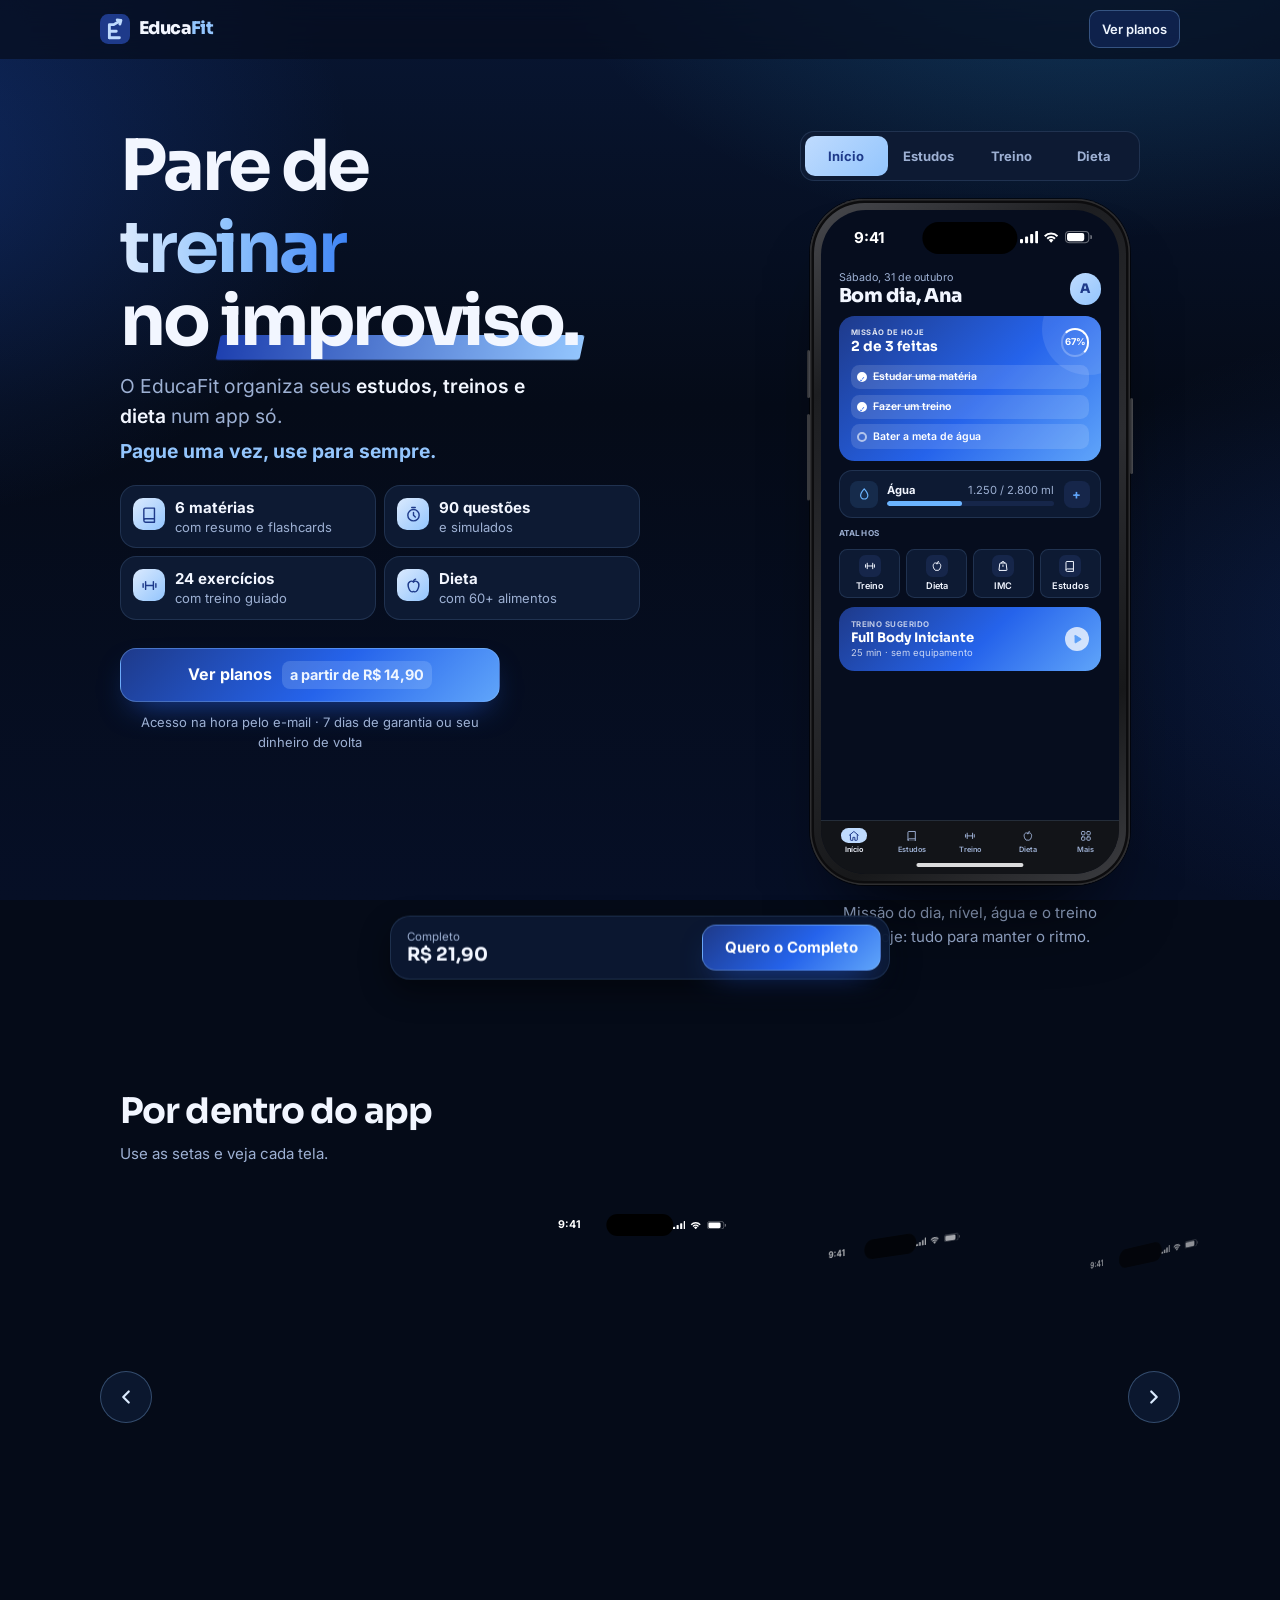
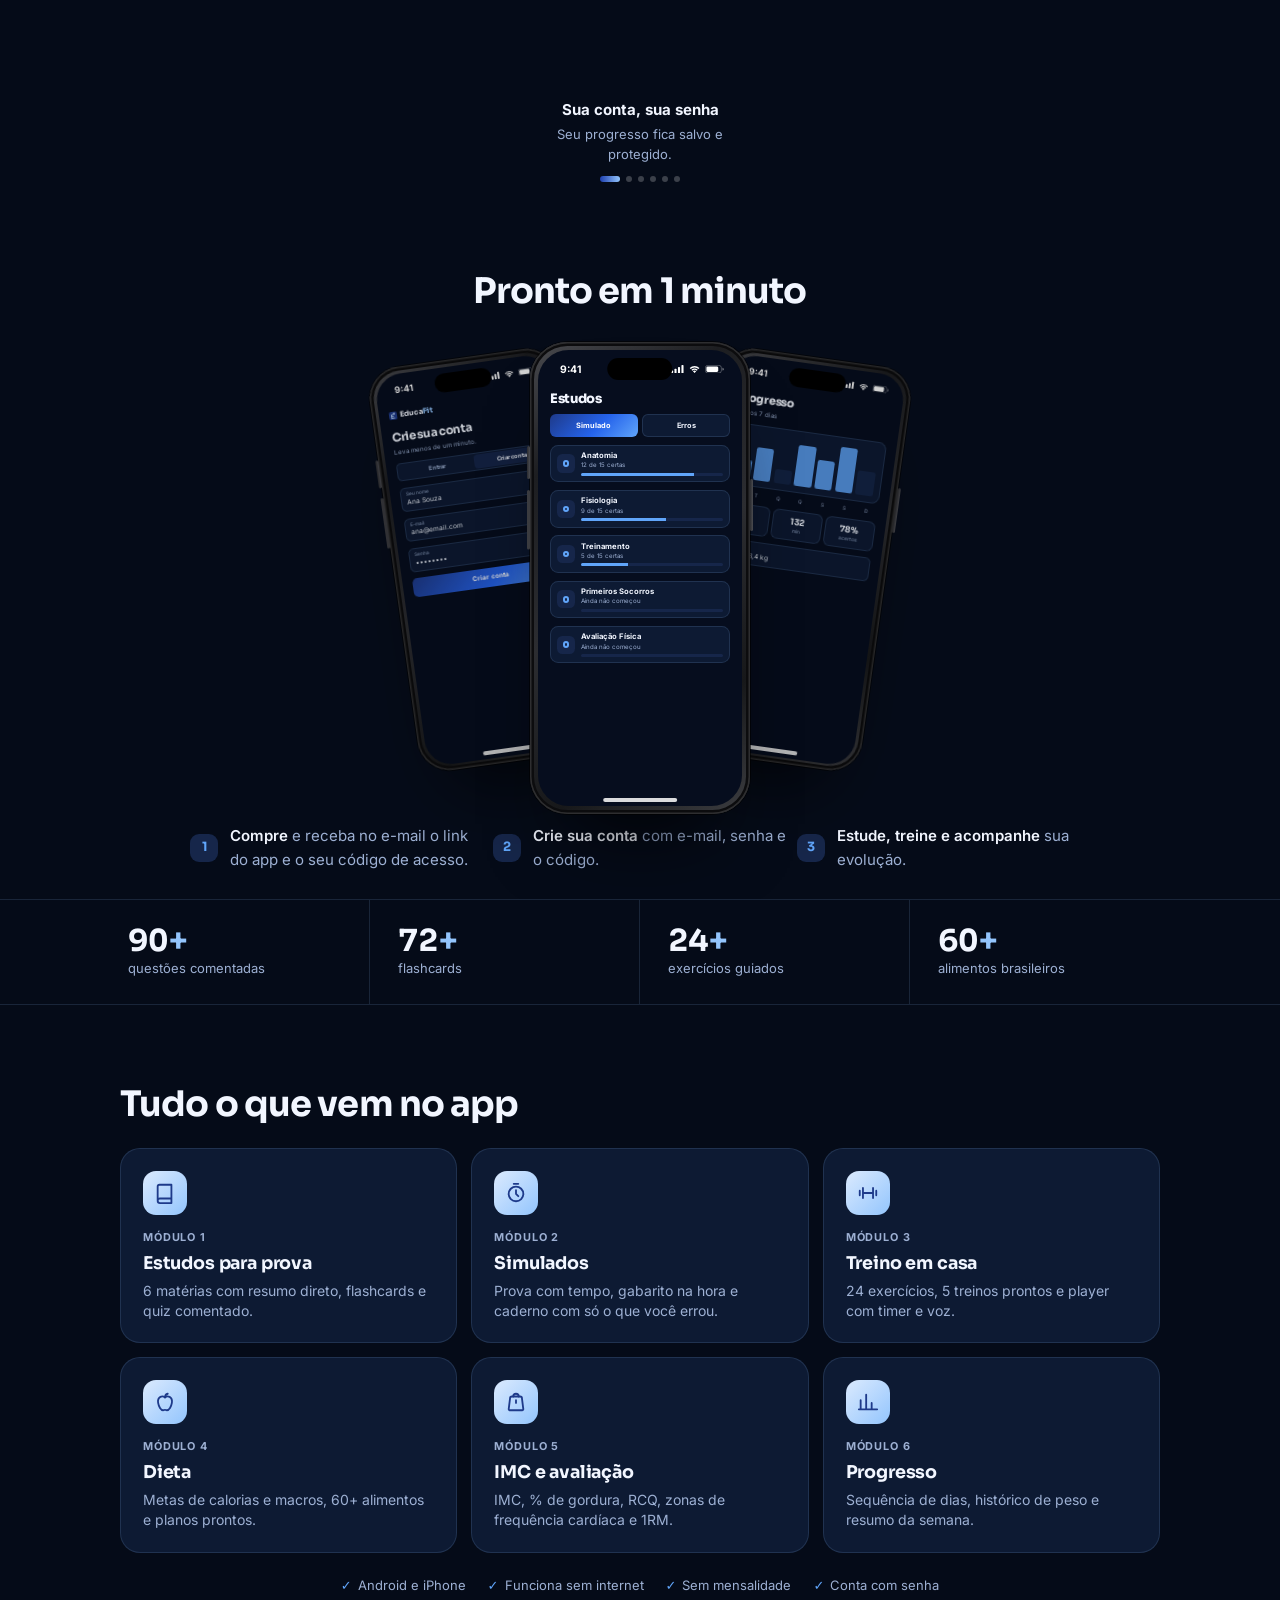
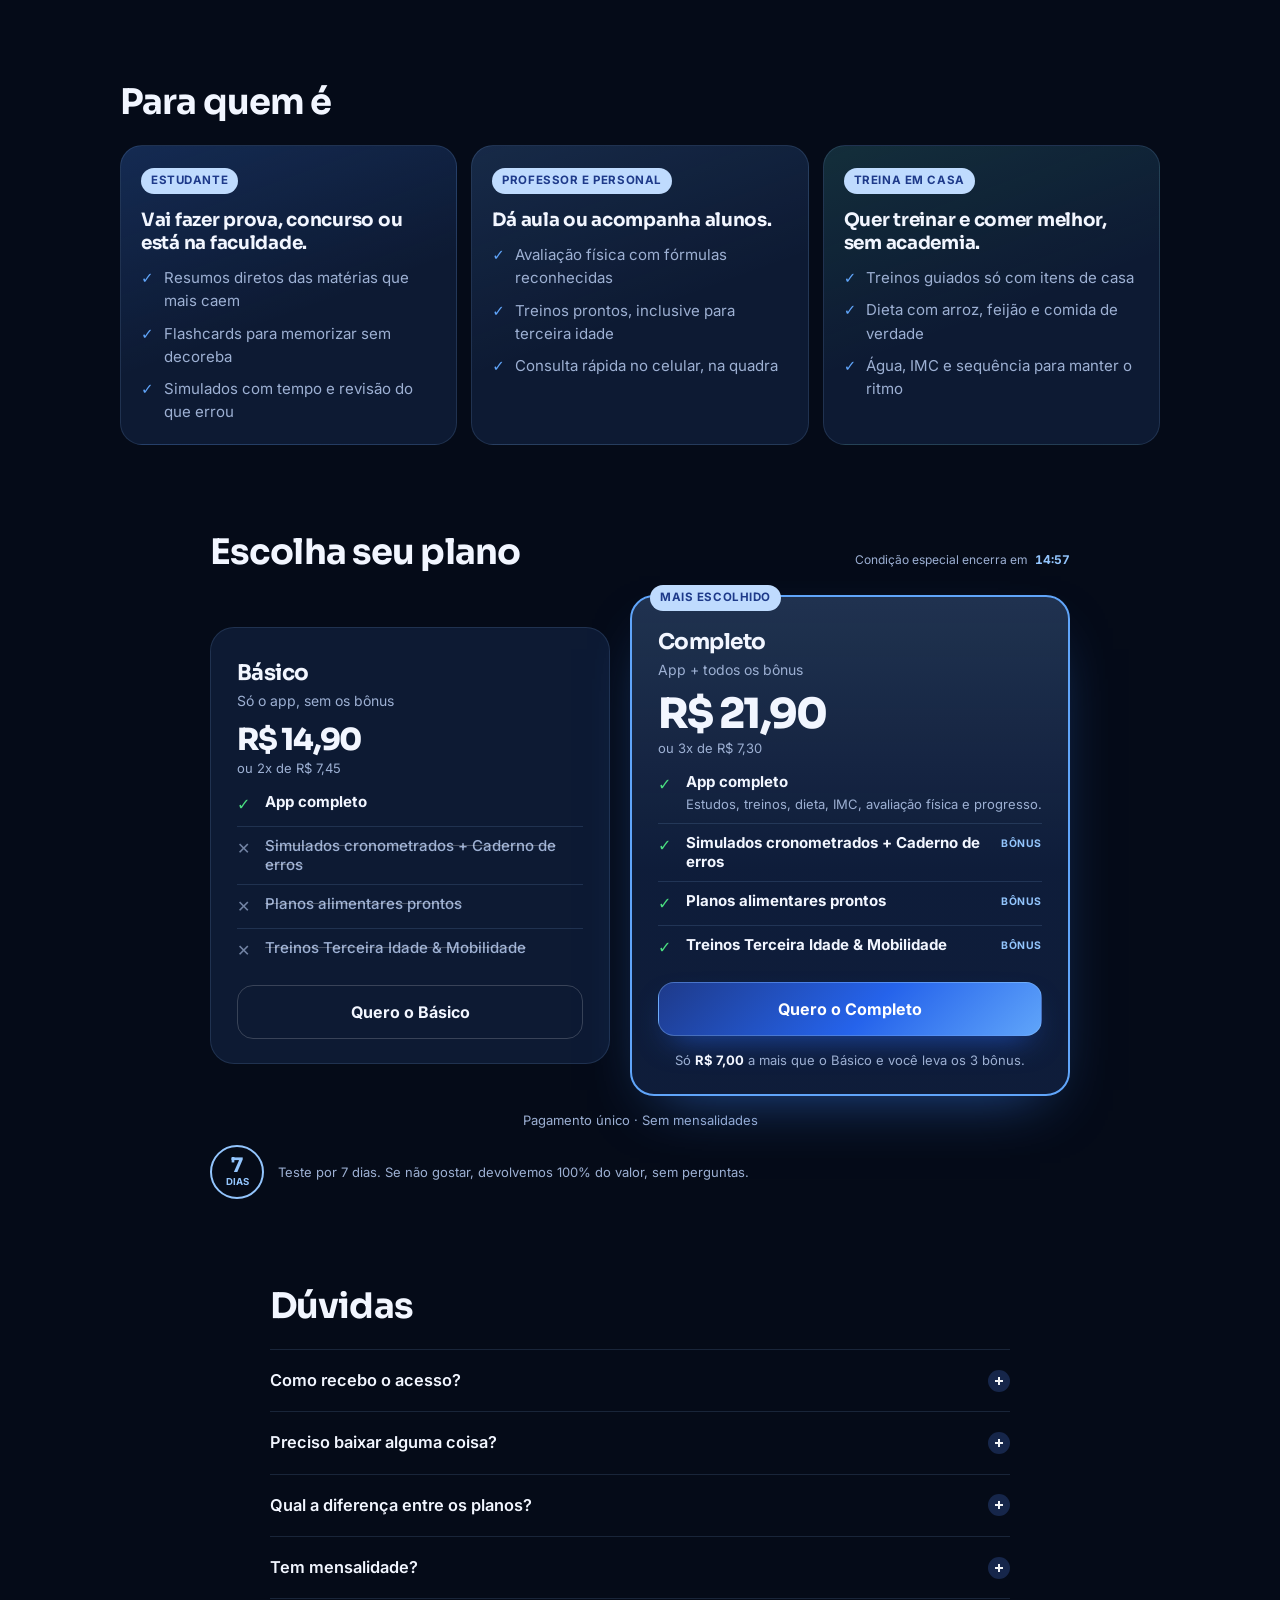
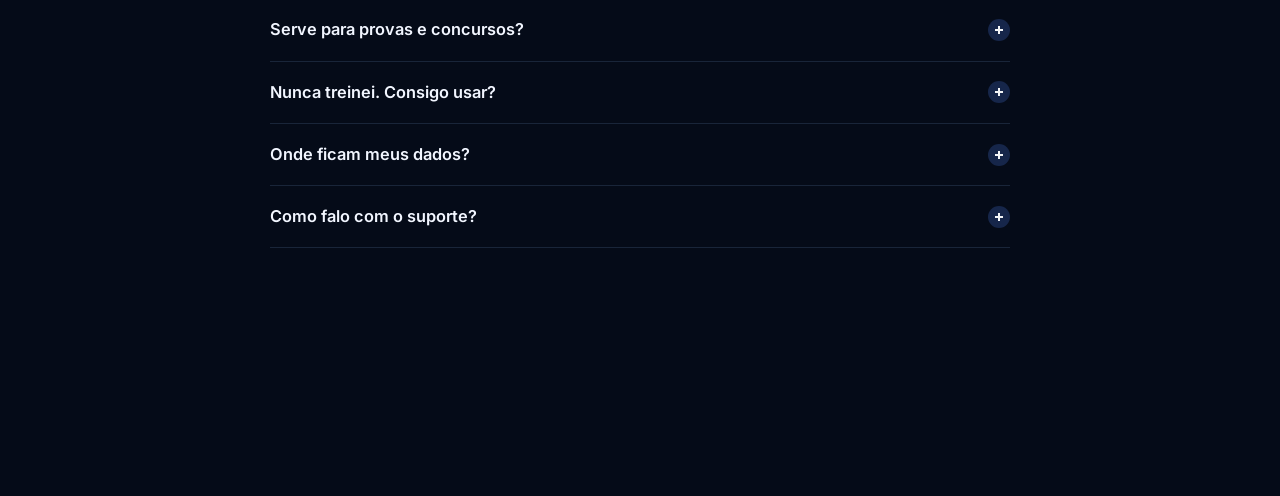
<file: index.html>
﻿<!doctype html>
<html lang="pt-BR">
<head>
  <meta charset="utf-8">
  <meta name="viewport" content="width=device-width, initial-scale=1, viewport-fit=cover">
  <title>EducaFit · Estudos, Treino em Casa e Dieta em um só app</title>
  <meta name="description" content="App de Educação Física com estudos para provas, treinos em casa guiados, dieta com calculadora de alimentos, teste de IMC e avaliação física.">
  <link rel="canonical" href="https://edfisicapro.vercel.app/">
  <meta name="theme-color" content="#050B18">
  <meta property="og:type" content="website">
  <meta property="og:locale" content="pt_BR">
  <meta property="og:title" content="EducaFit · Estudos, Treino em Casa e Dieta em um só app">
  <meta property="og:description" content="Estude para provas, treine em casa com o app guiando cada exercício e monte sua dieta com calculadora de alimentos. Tudo em um só app.">
  <meta property="og:url" content="https://edfisicapro.vercel.app/">
  <meta property="og:image" content="https://edfisicapro.vercel.app/assets/img/og-image.png">
  <meta property="og:image:width" content="1200">
  <meta property="og:image:height" content="630">
  <meta property="og:image:alt" content="EducaFit: estudos, treino em casa e dieta em um só app">
  <meta name="twitter:card" content="summary_large_image">
  <meta name="twitter:title" content="EducaFit · Estudos, Treino em Casa e Dieta em um só app">
  <meta name="twitter:description" content="Estudos para provas, treinos em casa, dieta com calculadora de alimentos e teste de IMC em um só app.">
  <meta name="twitter:image" content="https://edfisicapro.vercel.app/assets/img/og-image.png">
  <link rel="icon" href="./assets/img/favicon.svg?v=3" type="image/svg+xml">
  <link rel="icon" href="./assets/img/favicon-32.png?v=3" type="image/png" sizes="32x32">
  <link rel="apple-touch-icon" href="./assets/img/apple-touch-icon.png?v=3">
  <link rel="preload" href="./assets/fonts/sora-latin.woff2" as="font" type="font/woff2" crossorigin>
  <link rel="stylesheet" href="./assets/css/style.css">
  <script type="module" src="./assets/js/main.js"></script>
</head>
<body>
  <a class="skip-link" href="#main">Pular para o conteúdo</a>

  <header class="top">
    <a href="#main" class="brand" aria-label="EducaFit, início">
      <svg viewBox="0 0 48 48" width="30" height="30" aria-hidden="true"><rect width="48" height="48" rx="13" fill="#1E3A8A"/><g fill="none" stroke="#BFDBFE" stroke-width="4.6" stroke-linecap="round" stroke-linejoin="round"><path d="M15 38V17h7l11-6.5"/><path d="M15 38h16M15 27.5h11"/><path d="M27.5 9.5l6 .7-1.7 5.8"/></g></svg>
      <span class="wm">Educa<em>Fit</em></span>
    </a>
    <a class="top-login" href="#oferta">Ver planos</a>
  </header>

  <main id="main" tabindex="-1">

    <!-- 1. Hero + iPhone interativo -->
    <section class="hero" aria-labelledby="hero-title">
      <h1 id="hero-title" aria-label="Pare de estudar, treinar e comer no improviso.">
        <span aria-hidden="true">Pare de</span>
        <span class="rot rot--word" aria-hidden="true" data-rot><span class="rot-w is-on">estudar</span><span class="rot-w">treinar</span><span class="rot-w">comer</span></span>
        <span aria-hidden="true">no <span class="mark">improviso.</span></span>
      </h1>
      <p class="hero-sub">O EducaFit organiza seus <b>estudos, treinos e dieta</b> num app só. <strong>Pague uma vez, use para sempre.</strong></p>
      <ul class="offer-list">
        <li><i data-i="book"></i><span><b><span data-cfg="contentStats.subjects" data-fmt="int">6</span> matérias</b> com resumo e flashcards</span></li>
        <li><i data-i="timer"></i><span><b><span data-cfg="contentStats.questions" data-fmt="int">90</span> questões</b> e simulados</span></li>
        <li><i data-i="dumbbell"></i><span><b><span data-cfg="contentStats.exercises" data-fmt="int">24</span> exercícios</b> com treino guiado</span></li>
        <li><i data-i="apple"></i><span><b>Dieta</b> com <span data-cfg="contentStats.foods" data-fmt="int">60</span>+ alimentos</span></li>
      </ul>

      <div class="show" data-show>
        <div class="show-tabs" role="tablist" aria-label="Telas do app">
          <button type="button" role="tab" aria-selected="true" data-tab="0">Início</button>
          <button type="button" role="tab" aria-selected="false" data-tab="1">Estudos</button>
          <button type="button" role="tab" aria-selected="false" data-tab="2">Treino</button>
          <button type="button" role="tab" aria-selected="false" data-tab="3">Dieta</button>
          <span class="show-ind" aria-hidden="true"></span>
        </div>

        <div class="iphone iphone--hero" data-phone>
          <div class="iphone-screen">
            <div class="screens" data-screens>

              <!-- Início -->
              <div class="scr" role="tabpanel" aria-label="Tela inicial do app">
                <div class="a-top"><div><span class="a-sub">Sábado, 31 de outubro</span><b class="a-h">Bom dia, Ana</b></div><span class="a-av">A</span></div>
                <div class="a-mis">
                  <div class="a-mis-h"><div><small>Missão de hoje</small><b>2 de 3 feitas</b></div><span class="a-mis-r">67%</span></div>
                  <p class="is-done"><i>✓</i>Estudar uma matéria</p>
                  <p class="is-done"><i>✓</i>Fazer um treino</p>
                  <p><i></i>Bater a meta de água</p>
                </div>
                <div class="a-water"><i class="a-drop" data-i="droplet"></i><div><p><b>Água</b><span>1.250 / 2.800 ml</span></p><div class="a-bar"><i style="width:45%"></i></div></div><span class="a-plus">+</span></div>
                <span class="a-label">Atalhos</span>
                <div class="a-quick"><span><i data-i="dumbbell"></i>Treino</span><span><i data-i="apple"></i>Dieta</span><span><i data-i="scale"></i>IMC</span><span><i data-i="book"></i>Estudos</span></div>
                <div class="a-next"><div><small>Treino sugerido</small><b>Full Body Iniciante</b><span>25 min · sem equipamento</span></div><span class="a-play" data-i="play"></span></div>
                <div class="a-nav"><span class="on"><i data-i="home"></i>Início</span><span><i data-i="book"></i>Estudos</span><span><i data-i="dumbbell"></i>Treino</span><span><i data-i="apple"></i>Dieta</span><span><i data-i="grid"></i>Mais</span></div>
              </div>

              <!-- Estudos: flashcard que vira -->
              <div class="scr" role="tabpanel" aria-label="Flashcards de Fisiologia">
                <div class="a-row"><span class="a-back">‹ Fisiologia</span><span class="dim">4 de 15</span></div>
                <div class="a-bar"><i style="width:27%"></i></div>
                <button type="button" class="flash" data-flip aria-label="Virar o cartão">
                  <span class="flash-in">
                    <span class="flash-face">
                      <span class="lbl">Pergunta</span>
                      <span class="q">Qual sistema energético predomina em esforços de até 10 segundos?</span>
                      <span class="hint">Toque para ver a resposta</span>
                    </span>
                    <span class="flash-face flash-back">
                      <span class="lbl lbl--y">Resposta</span>
                      <span class="q">ATP-CP (fosfagênio)</span>
                      <span class="dim">Esforços máximos e curtos, como um sprint de 100 m.</span>
                    </span>
                  </span>
                </button>
                <div class="pair"><span class="pill pill--no">Errei</span><span class="pill pill--yes">Acertei</span></div>
              </div>

              <!-- Treino: player -->
              <div class="scr" role="tabpanel" aria-label="Player de treino">
                <div class="segs"><i class="on"></i><i class="on"></i><i class="now"></i><i></i><i></i><i></i></div>
                <p class="dim center">Full Body · exercício 3 de 6</p>
                <div class="ring">
                  <svg viewBox="0 0 120 120" aria-hidden="true"><circle cx="60" cy="60" r="52" class="trk"/><circle cx="60" cy="60" r="52" class="val" data-ring/></svg>
                  <div class="ring-c"><b data-clock>0:30</b><span>trabalho</span></div>
                </div>
                <p class="ex">Agachamento livre</p>
                <p class="dim center">Joelhos na direção da ponta dos pés</p>
                <div class="row-card"><span class="dim">A seguir</span><strong>Flexão inclinada</strong></div>
                <div class="ctrl"><span>⏮</span><span class="main">❚❚</span><span>⏭</span></div>
              </div>

              <!-- Dieta -->
              <div class="scr" role="tabpanel" aria-label="Diário de dieta">
                <div class="a-row"><span class="a-nb">‹</span><b class="a-h a-h--sm">Hoje</b><span class="a-nb">›</span></div>
                <div class="a-today a-today--diet">
                  <div class="a-ring"><svg viewBox="0 0 80 80"><circle cx="40" cy="40" r="33" class="trk"/><circle cx="40" cy="40" r="33" class="val" style="stroke-dashoffset:93"/></svg><div><b>1.420</b><span>de 2.000</span></div></div>
                  <div class="a-macros">
                    <p><span>Proteínas</span><span>92 / 130 g</span></p><div class="a-bar"><i style="width:71%"></i></div>
                    <p><span>Carboidratos</span><span>168 / 245 g</span></p><div class="a-bar a-bar--o"><i style="width:69%"></i></div>
                    <p><span>Gorduras</span><span>38 / 62 g</span></p><div class="a-bar a-bar--r"><i style="width:61%"></i></div>
                  </div>
                </div>
                <div class="a-meal"><div><b>Café da manhã</b><span>Pão francês, ovo, café · 410 kcal</span></div><span class="a-add">+</span></div>
                <div class="a-meal"><div><b>Almoço</b><span>Arroz, feijão, frango · 690 kcal</span></div><span class="a-add">+</span></div>
                <div class="a-meal"><div><b>Lanche da tarde</b><span>Banana com aveia · 320 kcal</span></div><span class="a-add">+</span></div>
                <div class="a-meal"><div><b>Jantar</b><span class="dim">Toque em + para registrar</span></div><span class="a-add">+</span></div>
              </div>
            </div>
          </div>
        </div>

        <p class="show-cap" data-cap aria-live="polite">Missão do dia, nível, água e o treino de hoje: tudo para manter o ritmo.</p>
      </div>

      <div class="cta-block">
        <a id="hero-cta" class="btn btn-main" href="#oferta">
          Ver planos <span class="btn-price">a partir de <span data-cfg="derived.fromBRL">R$&nbsp;14,90</span></span>
        </a>
        <p class="micro">Acesso na hora pelo e-mail · <span data-cfg="guarantee.days" data-fmt="int">7</span> dias de garantia ou seu dinheiro de volta</p>
      </div>
    </section>

    <!-- 1b. Por dentro do app: carrossel de iPhones em perspectiva -->
    <section class="gal" aria-labelledby="gal-title">
      <div class="gal-head">
        <h2 id="gal-title">Por dentro do app</h2>
        <p><span class="m-only">Arraste para o lado</span><span class="d-only">Use as setas</span> e veja cada tela.</p>
      </div>
      <div class="car gal-track" data-car data-cover tabindex="0" aria-label="Telas do app">

        <figure class="gal-item">
          <div class="tilt"><div class="iphone iphone--gal"><div class="iphone-screen"><div class="scr scr--static">
            <div class="m-brand"><span class="m-logo"><svg viewBox="0 0 48 48" width="14" height="14" aria-hidden="true"><rect width="48" height="48" rx="13" fill="#1E3A8A"/><g fill="none" stroke="#BFDBFE" stroke-width="4.6" stroke-linecap="round" stroke-linejoin="round"><path d="M15 38V17h7l11-6.5"/><path d="M15 38h16M15 27.5h11"/><path d="M27.5 9.5l6 .7-1.7 5.8"/></g></svg></span><b>Educa<em>Fit</em></b></div>
            <b class="m-title">Bem-vindo de volta</b>
            <span class="dim m-s">Entre para continuar de onde parou.</span>
            <div class="m-tabs"><span class="on">Entrar</span><span>Criar conta</span></div>
            <div class="m-in"><small>E-mail</small>ana@email.com</div>
            <div class="m-in"><small>Senha</small>••••••••</div>
            <span class="m-btn">Entrar</span>
          </div></div></div></div>
          <figcaption><b>Sua conta, sua senha</b>Seu progresso fica salvo e protegido.</figcaption>
        </figure>

        <figure class="gal-item">
          <div class="tilt"><div class="iphone iphone--gal"><div class="iphone-screen"><div class="scr scr--static">
            <div class="a-top"><div><b class="a-h">Olá, Ana</b><span class="a-sub">Sábado, 31 de outubro</span></div><span class="a-av">A</span></div>
            <div class="a-today">
              <div class="a-ring"><svg viewBox="0 0 80 80"><circle cx="40" cy="40" r="33" class="trk"/><circle cx="40" cy="40" r="33" class="val" style="stroke-dashoffset:60"/></svg><div><b>1.710</b><span>de 2.000</span></div></div>
              <div class="a-side"><span class="a-k">Sequência</span><b><i data-i="flame"></i> 12 dias</b><span class="a-k">Restam</span><b>290 kcal</b></div>
            </div>
            <div class="a-water"><i class="a-drop" data-i="droplet"></i><div><p><b>Água</b><span>2.250 / 2.800 ml</span></p><div class="a-bar"><i style="width:80%"></i></div></div><span class="a-plus">+</span></div>
            <div class="a-next"><div><small>Treino sugerido</small><b>HIIT 15 min</b><span>sem equipamento</span></div><span class="a-play" data-i="play"></span></div>
          </div></div></div></div>
          <figcaption><b>Seu dia em uma tela</b>Calorias, água, sequência e o treino de hoje.</figcaption>
        </figure>

        <figure class="gal-item">
          <div class="tilt"><div class="iphone iphone--gal"><div class="iphone-screen"><div class="scr scr--static">
            <div class="a-row"><span class="a-back">‹ Anatomia</span><span class="dim">7 de 15</span></div>
            <div class="a-bar"><i style="width:47%"></i></div>
            <div class="g-card">
              <span class="lbl lbl--y">Resposta</span>
              <span class="q">Supraespinhoso, infraespinhoso, redondo menor e subescapular.</span>
              <span class="dim">Os 4 músculos do manguito rotador.</span>
            </div>
            <div class="pair"><span class="pill pill--no">Errei</span><span class="pill pill--yes">Acertei</span></div>
          </div></div></div></div>
          <figcaption><b>Flashcards que grudam</b>Repetição espaçada: você revisa o que mais esquece.</figcaption>
        </figure>

        <figure class="gal-item">
          <div class="tilt"><div class="iphone iphone--gal"><div class="iphone-screen"><div class="scr scr--static">
            <div class="segs"><i class="on"></i><i class="on"></i><i class="on"></i><i class="now"></i><i></i></div>
            <p class="dim center">HIIT 15 min · 4 de 5</p>
            <div class="ring"><svg viewBox="0 0 120 120" aria-hidden="true"><circle cx="60" cy="60" r="52" class="trk"/><circle cx="60" cy="60" r="52" class="val" style="stroke-dashoffset:120"/></svg><div class="ring-c"><b>0:18</b><span>descanso</span></div></div>
            <p class="ex">Burpee</p>
            <div class="row-card"><span class="dim">Dica</span><strong>Desça controlando o peito</strong></div>
          </div></div></div></div>
          <figcaption><b>Treino guiado</b>O app conta o tempo, fala a troca e mostra o próximo.</figcaption>
        </figure>

        <figure class="gal-item">
          <div class="tilt"><div class="iphone iphone--gal"><div class="iphone-screen"><div class="scr scr--static">
            <div class="a-row"><b class="a-h a-h--sm">Adicionar</b><span class="dim">Almoço</span></div>
            <div class="m-in"><small>Buscar</small>frango</div>
            <div class="a-meal"><div><b>Frango grelhado</b><span>100 g · 159 kcal · 32 g prot</span></div><span class="a-add">+</span></div>
            <div class="a-meal"><div><b>Arroz branco</b><span>100 g · 128 kcal</span></div><span class="a-add">+</span></div>
            <div class="a-meal"><div><b>Feijão carioca</b><span>100 g · 76 kcal</span></div><span class="a-add">+</span></div>
            <div class="a-meal"><div><b>Batata-doce</b><span>100 g · 77 kcal</span></div><span class="a-add">+</span></div>
          </div></div></div></div>
          <figcaption><b>Comida brasileira de verdade</b>Arroz, feijão, frango: tudo pela Tabela TACO.</figcaption>
        </figure>

        <figure class="gal-item">
          <div class="tilt"><div class="iphone iphone--gal"><div class="iphone-screen"><div class="scr scr--static">
            <div class="a-row"><b class="a-h a-h--sm">Teste de IMC</b><span class="dim">70 kg · 1,75 m</span></div>
            <p class="g-imc">22,9</p>
            <p class="center"><span class="pill pill--yes">Peso normal</span></p>
            <div class="g-scale"><i></i><i class="on"></i><i></i><i></i></div>
            <div class="row-card"><span class="dim">Faixa saudável</span><strong>56,7 a 76,3 kg</strong></div>
          </div></div></div></div>
          <figcaption><b>IMC e avaliação física</b>% de gordura, RCQ, frequência cardíaca e 1RM.</figcaption>
        </figure>

      </div>
      <div class="car-dots" data-car-dots aria-hidden="true"></div>
    </section>

    <!-- 2. Como funciona: 3 iPhones -->
    <section class="how" aria-labelledby="how-title">
      <h2 id="how-title">Pronto em 1 minuto</h2>
      <div class="fan" aria-hidden="true">
        <!-- Login -->
        <div class="iphone iphone--sm fan-l">
          <div class="iphone-screen">
            <div class="scr scr--static">
              <div class="m-brand"><span class="m-logo"><svg viewBox="0 0 48 48" width="14" height="14" aria-hidden="true"><rect width="48" height="48" rx="13" fill="#1E3A8A"/><g fill="none" stroke="#BFDBFE" stroke-width="4.6" stroke-linecap="round" stroke-linejoin="round"><path d="M15 38V17h7l11-6.5"/><path d="M15 38h16M15 27.5h11"/><path d="M27.5 9.5l6 .7-1.7 5.8"/></g></svg></span><b>Educa<em>Fit</em></b></div>
              <b class="m-title">Crie sua conta</b>
              <span class="dim m-s">Leva menos de um minuto.</span>
              <div class="m-tabs"><span>Entrar</span><span class="on">Criar conta</span></div>
              <div class="m-in"><small>Seu nome</small>Ana Souza</div>
              <div class="m-in"><small>E-mail</small>ana@email.com</div>
              <div class="m-in"><small>Senha</small>••••••••</div>
              <span class="m-btn">Criar conta</span>
            </div>
          </div>
        </div>
        <!-- Estudos -->
        <div class="iphone iphone--sm fan-c">
          <div class="iphone-screen">
            <div class="scr scr--static">
              <b class="a-h">Estudos</b>
              <div class="m-two"><span class="m-btn">Simulado</span><span class="m-ghost">Erros</span></div>
              <div class="m-sub"><i></i><div><b>Anatomia</b><span>12 de 15 certas</span><em style="--w:80%"></em></div></div>
              <div class="m-sub"><i></i><div><b>Fisiologia</b><span>9 de 15 certas</span><em style="--w:60%"></em></div></div>
              <div class="m-sub"><i></i><div><b>Treinamento</b><span>5 de 15 certas</span><em style="--w:33%"></em></div></div>
              <div class="m-sub"><i></i><div><b>Primeiros Socorros</b><span>Ainda não começou</span><em style="--w:0%"></em></div></div>
              <div class="m-sub"><i></i><div><b>Avaliação Física</b><span>Ainda não começou</span><em style="--w:0%"></em></div></div>
            </div>
          </div>
        </div>
        <!-- Progresso -->
        <div class="iphone iphone--sm fan-r">
          <div class="iphone-screen">
            <div class="scr scr--static">
              <b class="a-h">Progresso</b>
              <span class="dim m-s">Últimos 7 dias</span>
              <div class="m-chart"><i style="--h:40%"></i><i style="--h:70%"></i><i style="--h:30%"></i><i style="--h:85%"></i><i style="--h:60%"></i><i style="--h:95%"></i><i style="--h:50%"></i></div>
              <div class="m-days"><span>S</span><span>T</span><span>Q</span><span>Q</span><span>S</span><span>S</span><span>D</span></div>
              <div class="m-stats"><div><b>4</b><span>treinos</span></div><div><b>132</b><span>min</span></div><div><b>78%</b><span>acertos</span></div></div>
              <div class="m-in"><small>Peso</small>80,0 → 78,4 kg</div>
            </div>
          </div>
        </div>
      </div>
      <ol class="steps">
        <li><b>1</b><span><strong>Compre</strong> e receba no e-mail o link do app e o seu código de acesso.</span></li>
        <li><b>2</b><span><strong>Crie sua conta</strong> com e-mail, senha e o código.</span></li>
        <li><b>3</b><span><strong>Estude, treine e acompanhe</strong> sua evolução.</span></li>
      </ol>
    </section>

    <!-- 3. Números -->
    <section class="nums" aria-label="Conteúdo do app em números">
      <ul>
        <li><b data-countup data-cfg="contentStats.questions" data-fmt="int">90</b><span>questões comentadas</span></li>
        <li><b data-countup data-cfg="contentStats.flashcards" data-fmt="int">72</b><span>flashcards</span></li>
        <li><b data-countup data-cfg="contentStats.exercises" data-fmt="int">24</b><span>exercícios guiados</span></li>
        <li><b data-countup data-cfg="contentStats.foods" data-fmt="int">60</b><span>alimentos brasileiros</span></li>
      </ul>
    </section>

    <!-- 3b. O que tem dentro (carrossel) -->
    <section class="block block--car" aria-labelledby="mods-title">
      <h2 id="mods-title">Tudo o que vem no app</h2>
      <div class="car mods" data-car tabindex="0" aria-label="Módulos do app">
        <div class="mod"><i data-i="book"></i><small>Módulo 1</small><b>Estudos para prova</b><span><span data-cfg="contentStats.subjects" data-fmt="int">6</span> matérias com resumo direto, flashcards e quiz comentado.</span></div>
        <div class="mod"><i data-i="timer"></i><small>Módulo 2</small><b>Simulados</b><span>Prova com tempo, gabarito na hora e caderno com só o que você errou.</span></div>
        <div class="mod"><i data-i="dumbbell"></i><small>Módulo 3</small><b>Treino em casa</b><span><span data-cfg="contentStats.exercises" data-fmt="int">24</span> exercícios, <span data-cfg="contentStats.programs" data-fmt="int">5</span> treinos prontos e player com timer e voz.</span></div>
        <div class="mod"><i data-i="apple"></i><small>Módulo 4</small><b>Dieta</b><span>Metas de calorias e macros, <span data-cfg="contentStats.foods" data-fmt="int">60</span>+ alimentos e planos prontos.</span></div>
        <div class="mod"><i data-i="scale"></i><small>Módulo 5</small><b>IMC e avaliação</b><span>IMC, % de gordura, RCQ, zonas de frequência cardíaca e 1RM.</span></div>
        <div class="mod"><i data-i="chart"></i><small>Módulo 6</small><b>Progresso</b><span>Sequência de dias, histórico de peso e resumo da semana.</span></div>
      </div>
      <div class="car-dots" data-car-dots aria-hidden="true"></div>
      <ul class="facts">
        <li>Android e iPhone</li>
        <li>Funciona sem internet</li>
        <li>Sem mensalidade</li>
        <li>Conta com senha</li>
      </ul>
    </section>

    <!-- 3c. Para quem é (carrossel) -->
    <section class="block block--car" aria-labelledby="who-title">
      <h2 id="who-title">Para quem é</h2>
      <div class="car who" data-car tabindex="0" aria-label="Perfis">
        <article class="who-card">
          <span class="who-tag">Estudante</span>
          <p class="who-lead">Vai fazer prova, concurso ou está na faculdade.</p>
          <ul>
            <li>Resumos diretos das matérias que mais caem</li>
            <li>Flashcards para memorizar sem decoreba</li>
            <li>Simulados com tempo e revisão do que errou</li>
          </ul>
        </article>
        <article class="who-card">
          <span class="who-tag">Professor e personal</span>
          <p class="who-lead">Dá aula ou acompanha alunos.</p>
          <ul>
            <li>Avaliação física com fórmulas reconhecidas</li>
            <li>Treinos prontos, inclusive para terceira idade</li>
            <li>Consulta rápida no celular, na quadra</li>
          </ul>
        </article>
        <article class="who-card">
          <span class="who-tag">Treina em casa</span>
          <p class="who-lead">Quer treinar e comer melhor, sem academia.</p>
          <ul>
            <li>Treinos guiados só com itens de casa</li>
            <li>Dieta com arroz, feijão e comida de verdade</li>
            <li>Água, IMC e sequência para manter o ritmo</li>
          </ul>
        </article>
      </div>
      <div class="car-dots" data-car-dots aria-hidden="true"></div>
    </section>

    <!-- 4. Depoimentos (só aparecem os reais) -->
    <section id="depoimentos" class="block" aria-labelledby="dep-title" hidden>
      <h2 id="dep-title">Quem usa</h2>
      <div class="quotes" data-render="testimonials"></div>
    </section>

    <!-- 5. Planos -->
    <section id="oferta" class="block offer" aria-labelledby="offer-title">
      <div class="offer-top">
        <h2 id="offer-title">Escolha seu plano</h2>
        <p class="offer-count" data-countdown-wrap><span data-cfg="countdown.label">Condição especial encerra em</span> <b class="timer" role="timer" data-countdown>15:00</b></p>
      </div>

      <div class="plans">
        <!-- Básico -->
        <article class="plan plan--basic" aria-labelledby="plan-basic-name" data-plan-basic>
          <div class="plan-head">
            <h3 id="plan-basic-name" data-cfg="plans.basic.name">Básico</h3>
            <p data-cfg="plans.basic.tagline">Só o app, sem os bônus</p>
          </div>
          <div class="plan-price plan-price--sm">
            <b data-cfg="derived.basicBRL">R$&nbsp;14,90</b>
            <span data-cfg="plans.basic.installmentsText">ou 2x de R$ 7,45</span>
          </div>
          <ul class="incl incl--basic" data-render="included-basic"></ul>
          <a class="btn btn-ghost btn-full" href="#oferta" data-cta="basic">Quero o Básico</a>
        </article>

        <!-- Completo (destacado) -->
        <article class="plan plan--full" aria-labelledby="plan-full-name">
          <span class="plan-badge" data-cfg="plans.full.badge">Mais escolhido</span>
          <div class="plan-head">
            <h3 id="plan-full-name" data-cfg="plans.full.name">Completo</h3>
            <p data-cfg="plans.full.tagline">App + todos os bônus</p>
          </div>
          <div class="plan-price">
            <p class="price-from" data-cfg-show="price.anchor" hidden>De <s data-cfg="derived.anchorBRL">R$&nbsp;197,00</s> por</p>
            <b data-cfg="derived.priceBRL">R$&nbsp;21,90</b>
            <span data-cfg="price.installmentsText">ou 3x de R$ 7,30</span>
          </div>
          <ul class="incl" data-render="included-full"></ul>
          <a class="btn btn-main btn-full" href="#oferta" data-cta="full">Quero o Completo</a>
          <p class="plan-delta" data-plan-delta>Só <b data-cfg="derived.deltaBRL">R$&nbsp;7,00</b> a mais que o Básico e você leva os <span data-cfg="derived.bonusCount">3</span> bônus.</p>
        </article>
      </div>

      <p class="micro center pay-note"><span data-cfg="price.paymentNote">Pagamento único · Sem mensalidades</span></p>

      <div class="guar">
        <span class="guar-seal"><b data-cfg="guarantee.days" data-fmt="int">7</b>dias</span>
        <p>Teste por <span data-cfg="guarantee.days" data-fmt="int">7</span> dias. Se não gostar, devolvemos 100% do valor, sem perguntas.</p>
      </div>
    </section>

    <!-- 6. Dúvidas -->
    <section id="faq" class="block" aria-labelledby="faq-title">
      <h2 id="faq-title">Dúvidas</h2>
      <div class="faq">
        <details>
          <summary>Como recebo o acesso?</summary>
          <p>Logo após a confirmação do pagamento, chega no e-mail da compra o link do app e o seu código de acesso. Você cria sua conta com e-mail, senha e o código e já começa a usar. Pix e cartão são aprovados na hora.</p>
        </details>
        <details>
          <summary>Preciso baixar alguma coisa?</summary>
          <p>Não. Funciona no navegador do celular (Android e iPhone) e do computador. Se quiser, toque em “Adicionar à tela inicial” e ele vira um app, que funciona até sem internet.</p>
        </details>
        <details>
          <summary>Qual a diferença entre os planos?</summary>
          <p>Os dois têm o app completo: estudos, treinos, dieta, IMC e avaliação física. O Completo inclui também os bônus: simulados com caderno de erros, planos alimentares prontos e os treinos prontos de Terceira Idade e Mobilidade.</p>
        </details>
        <details>
          <summary>Tem mensalidade?</summary>
          <p>Não. É pagamento único, com acesso vitalício, nos dois planos.</p>
        </details>
        <details>
          <summary>Serve para provas e concursos?</summary>
          <p>Sim. São <span data-cfg="contentStats.subjects" data-fmt="int">6</span> matérias que mais caem (anatomia, fisiologia, treinamento, primeiros socorros e mais), com resumos, flashcards, <span data-cfg="contentStats.questions" data-fmt="int">90</span> questões comentadas e simulados com tempo.</p>
        </details>
        <details>
          <summary>Nunca treinei. Consigo usar?</summary>
          <p>Consegue. Cada exercício tem passo a passo e erros comuns, os treinos prontos começam no iniciante e o player controla o tempo de treino e descanso por você.</p>
        </details>
        <details>
          <summary>Onde ficam meus dados?</summary>
          <p>No seu próprio celular, protegidos pela sua senha. Nada é enviado para servidores. Para trocar de aparelho, use “Exportar backup” no Perfil.</p>
        </details>
        <details>
          <summary>Como falo com o suporte?</summary>
          <p data-support-answer>Responda o e-mail de confirmação da sua compra e a nossa equipe te ajuda.</p>
        </details>
      </div>
    </section>
  </main>

  <footer class="foot">
    <p>© <span data-cfg="derived.year">2026</span> <span data-cfg="product.name">EducaFit</span></p>
    <p data-cfg-show="seller.name" hidden><span data-cfg="seller.name"></span><span data-cfg-show="seller.document" hidden> · <span data-cfg="seller.document"></span></span></p>
    <p class="foot-links">
      <a href="#" data-cfg-href="legal.termsUrl" data-cfg-show="legal.termsUrl" hidden>Termos de uso</a>
      <a href="#" data-cfg-href="legal.privacyUrl" data-cfg-show="legal.privacyUrl" hidden>Privacidade</a>
      <a href="#" data-support-link hidden>Suporte</a>
    </p>
    <p class="fine">Conteúdo educativo. Não substitui a orientação de profissionais de Educação Física, médicos ou nutricionistas.</p>
    <p class="fine" data-cfg-show="legal.showMetaDisclaimer">Este site não é afiliado ao Facebook/Meta.</p>
  </footer>

  <div id="sticky-cta" class="sticky" aria-hidden="true">
    <div class="sticky-p"><span data-cfg="plans.full.name">Completo</span><b data-cfg="derived.priceBRL">R$&nbsp;21,90</b></div>
    <a class="btn btn-main" href="#oferta" data-cta="full" tabindex="-1">Quero o Completo</a>
  </div>

  <div id="toast" class="toast" role="status" aria-live="polite" hidden></div>
</body>
</html>
</file>
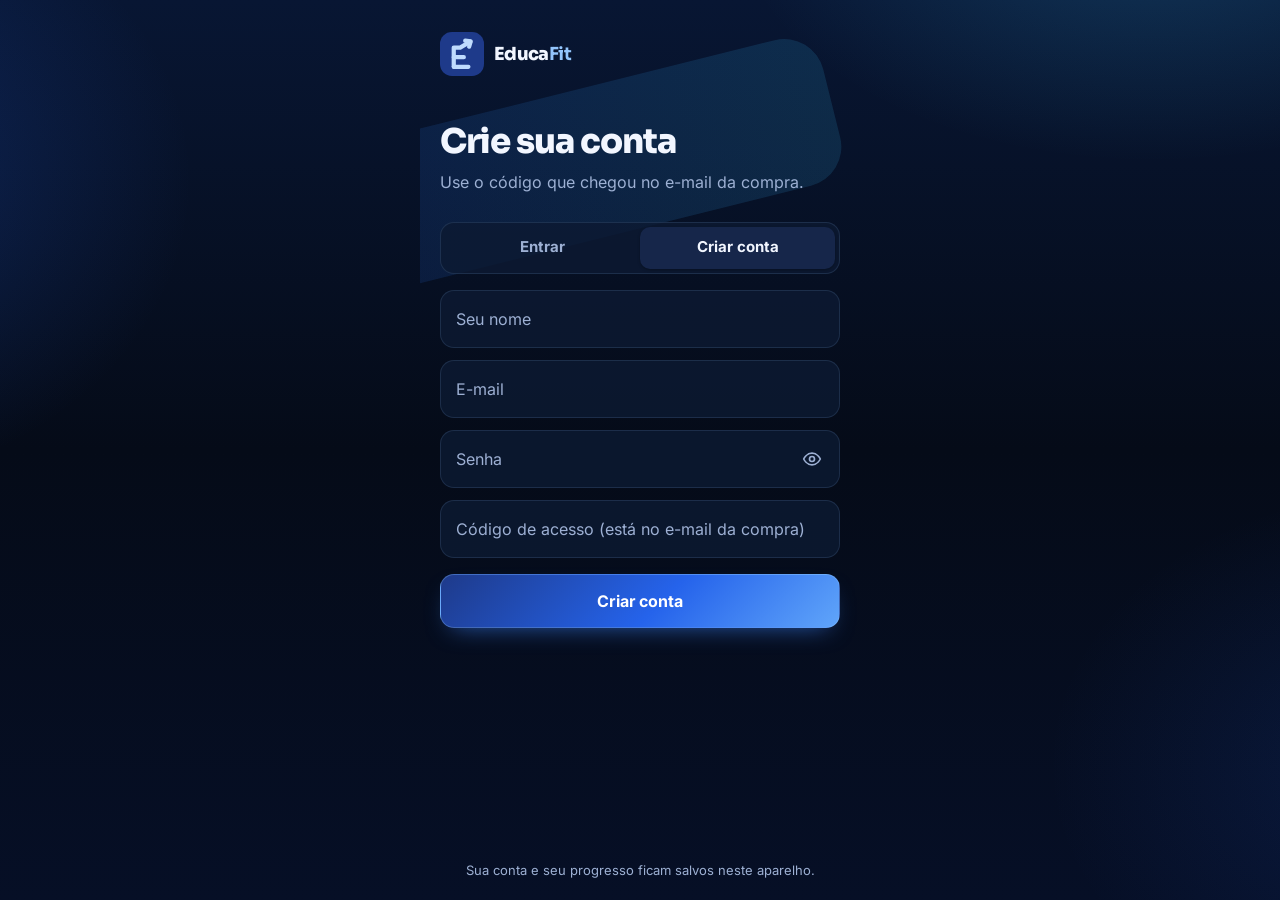
<file: app/index.html>
<!DOCTYPE html>
<html lang="pt-BR">
<head>
  <meta charset="UTF-8">
  <meta name="viewport" content="width=device-width, initial-scale=1, viewport-fit=cover">
  <meta name="robots" content="noindex">
  <meta name="theme-color" content="#050B18">
  
  <title>EducaFit</title>
  
  <link rel="manifest" href="./manifest.json?v=3">
  <link rel="icon" href="./icons/icon.svg?v=3" type="image/svg+xml">
  <link rel="icon" href="./icons/icon-192.png?v=3" type="image/png" sizes="192x192">
  <link rel="apple-touch-icon" href="./icons/apple-touch-icon.png?v=3">
  
  <meta name="apple-mobile-web-app-capable" content="yes">
  <meta name="apple-mobile-web-app-status-bar-style" content="black-translucent">
  <meta name="mobile-web-app-capable" content="yes">
  
  <script src="./js/theme-init.js"></script>
  <link rel="stylesheet" href="./css/app.css">
</head>
<body>
  <div id="app">
    <div class="splash">
      <svg viewBox="0 0 48 48" width="64" height="64" aria-label="EducaFit" class="splash-mark"><rect width="48" height="48" rx="13" fill="#1E3A8A"/><g fill="none" stroke="#BFDBFE" stroke-width="4.6" stroke-linecap="round" stroke-linejoin="round"><path d="M15 38V17h7l11-6.5"/><path d="M15 38h16M15 27.5h11"/><path d="M27.5 9.5l6 .7-1.7 5.8"/></g></svg>
      <p>Carregando...</p>
    </div>
  </div>
  
  <noscript>
    <div style="padding:2rem;text-align:center;font-family:system-ui,sans-serif">
      <p><strong>O EducaFit precisa de JavaScript habilitado para funcionar.</strong></p>
      <p>Por favor, ative o JavaScript no seu navegador e recarregue a página.</p>
    </div>
  </noscript>
  
  <script type="module" src="./js/main.js"></script>
</body>
</html>
</file>
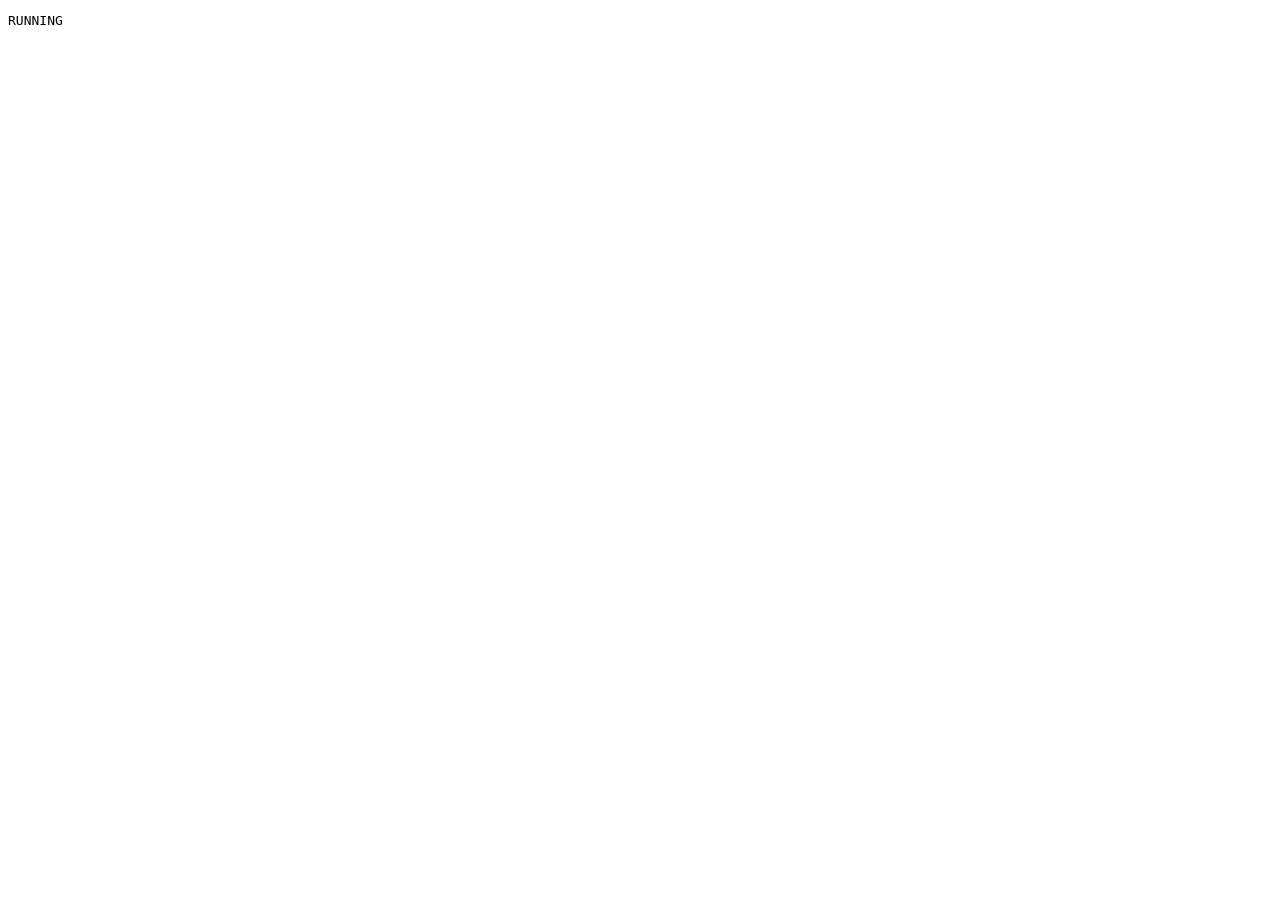
<file: tests/index.html>
<!doctype html>
<html lang="pt-BR">
<head>
<meta charset="utf-8">
<meta name="robots" content="noindex">
<title>Testes · EdFísica PRO</title>
</head>
<body>
<pre id="out">RUNNING</pre>
<script type="module" src="./run.js"></script>
</body>
</html>
</file>
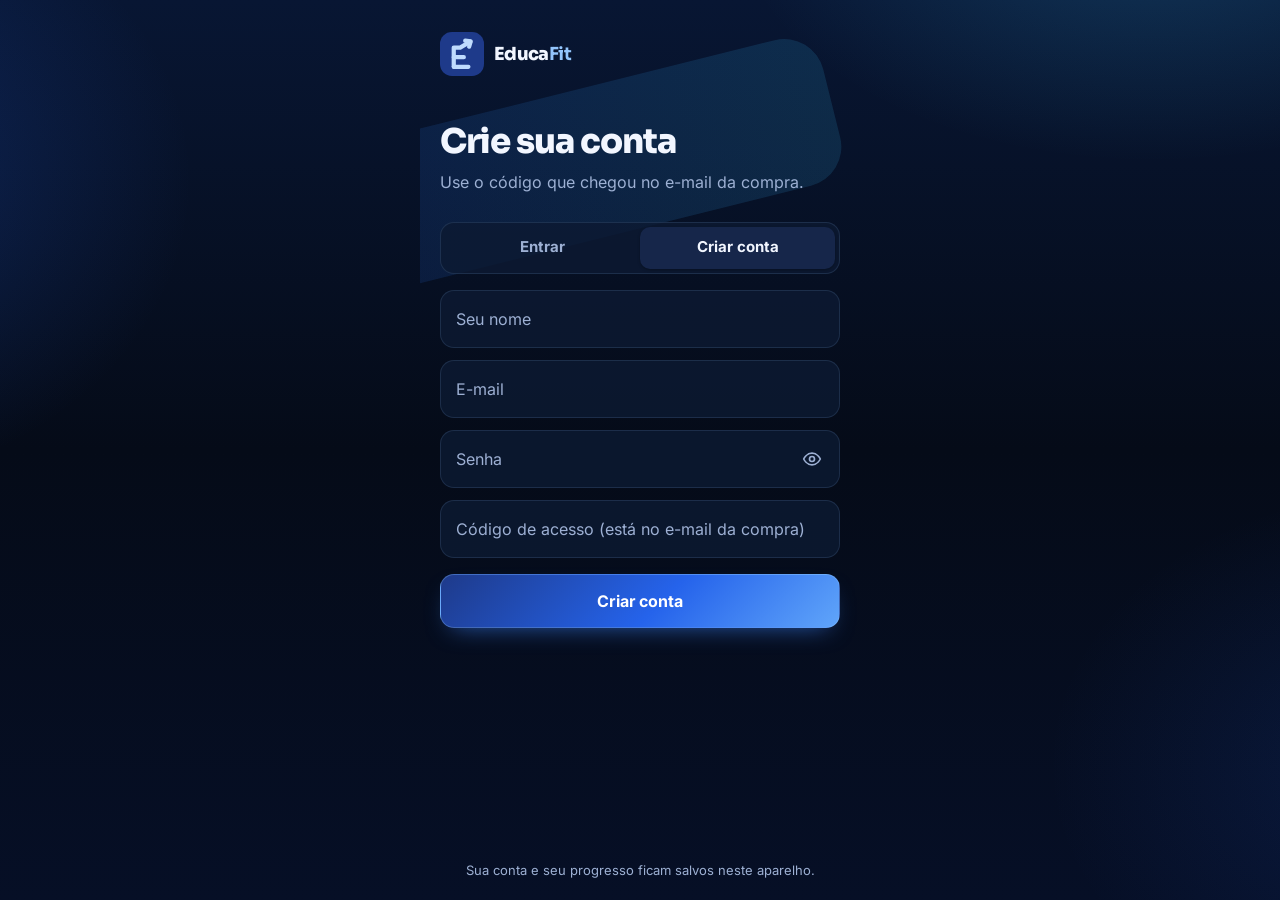
<file: tests/seed.html>
<!DOCTYPE html>
<html lang="pt-BR">
<head>
  <meta charset="UTF-8">
  <title>Seed</title>
</head>
<body>
  <p id="status">Seeding...</p>
  <script type="module" src="./seed.js"></script>
</body>
</html>
</file>
<file: assets/css/style.css>
/* =====================================================================
   EdFísica PRO · Página de vendas
   Mobile first, curta, mesma identidade do app (preto + amarelo).
   ===================================================================== */

@font-face {
  font-family: 'Sora';
  font-style: normal;
  font-weight: 600 800;
  font-display: swap;
  src: url('../fonts/sora-latin.woff2') format('woff2');
  unicode-range: U+0000-00FF, U+0131, U+0152-0153, U+02BB-02BC, U+02C6, U+02DA, U+02DC, U+0304, U+0308, U+0329, U+2000-206F, U+20AC, U+2122, U+2191, U+2193, U+2212, U+2215, U+FEFF, U+FFFD;
}
@font-face {
  font-family: 'Inter';
  font-style: normal;
  font-weight: 400 700;
  font-display: swap;
  src: url('../fonts/inter-latin.woff2') format('woff2');
  unicode-range: U+0000-00FF, U+0131, U+0152-0153, U+02BB-02BC, U+02C6, U+02DA, U+02DC, U+0304, U+0308, U+0329, U+2000-206F, U+20AC, U+2122, U+2191, U+2193, U+2212, U+2215, U+FEFF, U+FFFD;
}

:root {
  --bg: #050B18;
  --surface: #0D1A33;
  --surface-2: #16264A;
  --line: rgba(148, 180, 255, .13);
  --text: #F2F6FF;
  --muted: #9DB0D3;
  --y: #3B82F6;
  --y-2: #38BDF8;
  --ink: #FFFFFF;
  --red: #FF6B6B;
  --green: #4ADE80;
  --head: 'Sora', 'Inter', system-ui, -apple-system, 'Segoe UI', Roboto, sans-serif;
  --body: 'Inter', system-ui, -apple-system, 'Segoe UI', Roboto, sans-serif;
  --ease: cubic-bezier(.2, .8, .2, 1);
  --pad: 20px;
}

*, *::before, *::after { box-sizing: border-box; }
[hidden] { display: none !important; }
html { -webkit-text-size-adjust: 100%; text-size-adjust: 100%; background: var(--bg); scroll-behavior: smooth; }
@media (prefers-reduced-motion: reduce) { html { scroll-behavior: auto; } }
body {
  margin: 0; overflow-x: hidden; background: var(--bg); color: var(--text);
  font-family: var(--body); font-size: 1rem; line-height: 1.55;
  -webkit-font-smoothing: antialiased; -webkit-tap-highlight-color: transparent;
}
h1, h2, h3 { font-family: var(--head); margin: 0; letter-spacing: -.025em; }
p { margin: 0; }
a { color: inherit; }
button { font: inherit; color: inherit; cursor: pointer; }
svg { display: block; }
main { outline: none; }

:focus-visible { outline: 2px solid var(--y); outline-offset: 3px; border-radius: 6px; }

.skip-link {
  position: absolute; left: 12px; top: -60px; z-index: 100;
  background: var(--y); color: var(--ink); padding: 10px 14px; border-radius: 10px; font-weight: 700; text-decoration: none;
}
.skip-link:focus { top: 12px; }

.center { text-align: center; }
.dim { color: var(--muted); }

/* ---------- Topo ---------- */
.top {
  position: sticky; top: 0; z-index: 30;
  display: flex; align-items: center; justify-content: space-between; gap: 12px;
  padding: calc(10px + env(safe-area-inset-top)) var(--pad) 10px;
  background: rgba(6, 13, 30, .78);
  -webkit-backdrop-filter: blur(14px); backdrop-filter: blur(14px);
  border-bottom: 1px solid transparent; transition: border-color 200ms;
}
.top.is-scrolled { border-bottom-color: var(--line); }
.brand { display: flex; align-items: center; gap: 8px; text-decoration: none; font-family: var(--head); font-weight: 800; font-size: 1.05rem; letter-spacing: -.02em; }
.brand b { font-size: .6rem; padding: 2px 6px; border-radius: 5px; background: var(--text); color: var(--bg); }
.top-login {
  font-size: .8125rem; font-weight: 600; text-decoration: none; color: var(--text);
  padding: 8px 12px; border-radius: 10px; border: 1px solid var(--line); background: var(--surface);
}
.top-login:active { transform: scale(.97); }

/* ---------- Hero ---------- */
.hero { padding: 22px var(--pad) 28px; max-width: 520px; margin: 0 auto; }
.kicker { font-size: .75rem; font-weight: 700; letter-spacing: .08em; text-transform: uppercase; color: var(--muted); margin-bottom: 10px; }
.hero h1 { font-size: clamp(2rem, 9vw, 2.6rem); line-height: 1.04; letter-spacing: -.035em; }
.mark { position: relative; white-space: nowrap; z-index: 0; }
.mark::after {
  content: ""; position: absolute; z-index: -1; left: -2px; right: -4px; bottom: .06em; height: .36em;
  background: var(--y); border-radius: 3px; transform: skewX(-12deg) scaleX(0); transform-origin: left;
  animation: mark-in 700ms 300ms var(--ease) forwards; opacity: .9;
}
.mark { color: var(--text); }
@keyframes mark-in { to { transform: skewX(-12deg) scaleX(1); } }
.hero-sub { margin-top: 12px; color: var(--muted); font-size: 1rem; max-width: 34ch; }

/* ---------- Vitrine (abas + iPhone) ---------- */
.show { margin-top: 22px; }
.show-tabs {
  position: relative; display: grid; grid-template-columns: repeat(4, 1fr);
  padding: 4px; border-radius: 14px; background: var(--surface); border: 1px solid var(--line);
  max-width: 340px; margin: 0 auto;
}
.show-tabs button {
  position: relative; z-index: 1; border: 0; background: none; min-height: 40px;
  font-size: .8125rem; font-weight: 700; color: var(--muted); border-radius: 10px; transition: color 200ms;
}
.show-tabs button[aria-selected="true"] { color: var(--ink); }
.show-ind {
  position: absolute; top: 4px; bottom: 4px; left: 4px; width: calc((100% - 8px) / 4);
  border-radius: 10px; background: var(--y); transition: transform 320ms var(--ease);
}

/* iPhone (moldura de titânio, Dynamic Island, botões, barra de status) */
.iphone {
  --w: 290px;
  position: relative; width: var(--w); aspect-ratio: 9 / 19.3; margin: 18px auto 0;
  border-radius: calc(var(--w) * .17); padding: calc(var(--w) * .035);
  background: linear-gradient(145deg, #4a4b50 0%, #1d1e21 22%, #2c2d31 50%, #17181a 78%, #3d3e42 100%);
  box-shadow:
    inset 0 0 0 1.5px rgba(255, 255, 255, .14),
    inset 0 0 0 4px #0c0c0e,
    0 50px 80px -40px rgba(0, 0, 0, .9),
    0 0 0 1px rgba(0, 0, 0, .6);
}
.iphone::before, .iphone::after {
  content: ""; position: absolute; width: 3px; border-radius: 2px; background: linear-gradient(90deg, #2a2b2f, #4b4c51);
}
.iphone::before { left: -3px; top: 22%; height: 7%; box-shadow: 0 calc(var(--w) * .2) 0 #3a3b3f, 0 calc(var(--w) * .32) 0 #3a3b3f; }
.iphone::after { right: -3px; top: 29%; height: 11%; }
.iphone-screen {
  position: relative; height: 100%; overflow: hidden; border-radius: calc(var(--w) * .14);
  background: #060D1E; isolation: isolate;
}
.ip-island {
  position: absolute; z-index: 5; top: calc(var(--w) * .035); left: 50%; transform: translateX(-50%);
  width: 32%; height: calc(var(--w) * .1); border-radius: 999px; background: #000;
}
.ip-status {
  position: absolute; z-index: 4; inset: 0 0 auto; height: calc(var(--w) * .17);
  display: flex; align-items: center; justify-content: space-between; padding: 0 9% 0 11%;
  font-family: var(--body); font-weight: 700; font-size: calc(var(--w) * .047); color: #fff; pointer-events: none;
}
.ip-status svg { height: calc(var(--w) * .038); width: auto; }
.ip-icons { display: flex; gap: 5px; align-items: center; }
.ip-home {
  position: absolute; z-index: 4; bottom: calc(var(--w) * .022); left: 50%; transform: translateX(-50%);
  width: 36%; height: 4px; border-radius: 4px; background: rgba(255, 255, 255, .85); pointer-events: none;
}
.iphone--hero { --w: min(290px, 78vw); }
.iphone--sm { --w: 170px; margin: 0; }

.screens { display: flex; height: 100%; transition: transform 460ms var(--ease); }
.scr {
  flex: 0 0 100%; height: 100%; overflow: hidden; position: relative;
  padding: calc(var(--w) * .19) calc(var(--w) * .055) calc(var(--w) * .07);
  font-size: calc(var(--w) * .041); line-height: 1.35; display: flex; flex-direction: column; gap: calc(var(--w) * .03);
}
.scr--static { gap: calc(var(--w) * .035); }

/* Peças que imitam o app */
.a-top, .a-row { display: flex; align-items: center; justify-content: space-between; gap: 8px; }
.a-h { font-family: var(--head); font-weight: 800; font-size: 1.45em; letter-spacing: -.02em; line-height: 1.1; }
.a-h--sm { font-size: 1.2em; }
.a-sub { display: block; color: var(--muted); font-size: .82em; }
.a-av { width: 2.4em; height: 2.4em; border-radius: 50%; display: grid; place-items: center; background: var(--y); color: var(--ink); font-weight: 800; font-family: var(--head); }
.a-back { font-weight: 600; }
.a-nb { width: 2.2em; height: 2.2em; border-radius: .7em; display: grid; place-items: center; background: var(--surface); border: 1px solid var(--line); }
.a-today { display: grid; grid-template-columns: auto 1fr; gap: .9em; align-items: center; padding: .9em; border-radius: 1.2em; background: var(--surface); border: 1px solid var(--line); }
.a-ring { position: relative; width: 5.4em; height: 5.4em; }
.a-ring svg { width: 100%; height: 100%; transform: rotate(-90deg); }
.a-ring circle { fill: none; stroke-width: 8; }
.a-ring .trk { stroke: var(--surface-2); }
.a-ring .val { stroke: var(--y); stroke-linecap: round; stroke-dasharray: 207.3; }
.a-ring > div { position: absolute; inset: 0; display: grid; place-content: center; text-align: center; }
.a-ring b { font-family: var(--head); font-size: 1.15em; line-height: 1; }
.a-ring span { font-size: .62em; color: var(--muted); }
.a-side { display: grid; gap: 1px; }
.a-side b { font-family: var(--head); display: flex; align-items: center; gap: .3em; margin-bottom: .35em; }
.a-side b svg { width: 1em; height: 1em; color: var(--y); }
.a-k, .a-label { font-size: .62em; font-weight: 700; text-transform: uppercase; letter-spacing: .07em; color: var(--muted); }
.a-water { display: flex; align-items: center; gap: .7em; padding: .7em .8em; border-radius: 1em; background: var(--surface); border: 1px solid var(--line); }
.a-water > div { flex: 1; }
.a-water p { display: flex; justify-content: space-between; font-size: .85em; margin-bottom: .3em; }
.a-water p span { color: var(--muted); }
.a-drop { width: 2.1em; height: 2.1em; border-radius: .6em; display: grid; place-items: center; background: rgba(90, 170, 255, .12); color: #6BB4FF; }
.a-drop svg { width: 1.1em; height: 1.1em; }
.a-water .a-bar i { background: #6BB4FF; }
.a-plus, .a-add { width: 2em; height: 2em; border-radius: .6em; display: grid; place-items: center; background: var(--surface-2); color: var(--y); font-weight: 700; flex-shrink: 0; }
.a-bar { height: .38em; border-radius: 1em; background: var(--surface-2); overflow: hidden; }
.a-bar i { display: block; height: 100%; background: var(--y); border-radius: 1em; }
.a-bar--o i { background: #F59E0B; }
.a-bar--r i { background: var(--red); }
.a-quick { display: grid; grid-template-columns: repeat(4, 1fr); gap: .4em; }
.a-quick span { display: grid; justify-items: center; gap: .3em; padding: .6em 0 .5em; border-radius: .9em; background: var(--surface); border: 1px solid var(--line); font-size: .7em; font-weight: 600; }
.a-quick i { width: 2.4em; height: 2.4em; border-radius: .7em; display: grid; place-items: center; background: var(--surface-2); color: var(--y); }
.a-quick i svg { width: 1.3em; height: 1.3em; }
.a-next { display: flex; align-items: center; gap: .7em; padding: .85em .9em; border-radius: 1.2em; background: var(--y); color: var(--ink); }
.a-next > div { flex: 1; display: grid; }
.a-next small { font-size: .6em; font-weight: 800; text-transform: uppercase; letter-spacing: .06em; opacity: .7; }
.a-next b { font-family: var(--head); font-size: 1em; }
.a-next span { font-size: .72em; opacity: .75; }
.a-play { width: 2.6em; height: 2.6em; border-radius: 50%; display: grid; place-items: center; background: var(--ink); color: var(--y); }
.a-play svg { width: 1.1em; height: 1.1em; }
.a-nav {
  position: absolute; left: 0; right: 0; bottom: 0; display: grid; grid-template-columns: repeat(5, 1fr);
  padding: .5em .3em 1.5em; background: rgba(20, 21, 24, .95); border-top: 1px solid var(--line);
}
.a-nav span { display: grid; justify-items: center; gap: .2em; font-size: .56em; font-weight: 600; color: var(--muted); }
.a-nav i { width: 3.6em; height: 2.1em; border-radius: 1em; display: grid; place-items: center; }
.a-nav i svg { width: 1.6em; height: 1.6em; }
.a-nav .on { color: var(--text); }
.a-nav .on i { background: var(--y); color: var(--ink); }
.a-today--diet { grid-template-columns: auto 1fr; }
.a-macros p { display: flex; justify-content: space-between; font-size: .66em; margin: .35em 0 .2em; }
.a-macros p span:last-child { color: var(--muted); }
.a-meal { display: flex; align-items: center; gap: .6em; padding: .7em .8em; border-radius: 1em; background: var(--surface); border: 1px solid var(--line); }
.a-meal > div { flex: 1; display: grid; min-width: 0; }
.a-meal b { font-size: .9em; }
.a-meal span { font-size: .72em; color: var(--muted); white-space: nowrap; overflow: hidden; text-overflow: ellipsis; }

.pill { display: inline-block; padding: .5em .9em; border-radius: 999px; font-weight: 700; font-size: .85em; }
.pill--yes { background: rgba(74, 222, 128, .14); color: var(--green); }
.pill--no { background: rgba(255, 107, 107, .12); color: var(--red); }
.pair { display: grid; grid-template-columns: 1fr 1fr; gap: .5em; text-align: center; }
.pair .pill { padding: .8em; border-radius: .9em; }
.row-card { display: grid; gap: 1px; padding: .7em .9em; border-radius: .9em; background: var(--surface); }
.ctrl { display: flex; justify-content: center; align-items: center; gap: 1.6em; margin-top: auto; color: var(--muted); }
.ctrl .main { width: 3.2em; height: 3.2em; border-radius: 50%; display: grid; place-items: center; background: var(--y); color: var(--ink); font-weight: 800; }

/* Flashcard */
.flash { flex: 1; border: 0; padding: 0; background: none; perspective: 900px; text-align: left; font-size: inherit; }
.flash-in { position: relative; display: block; height: 100%; transition: transform 600ms var(--ease); transform-style: preserve-3d; }
.flash.is-flipped .flash-in { transform: rotateY(180deg); }
.flash-face {
  position: absolute; inset: 0; display: flex; flex-direction: column; gap: .7em; justify-content: center;
  padding: 1.2em; border-radius: 1.1em; background: var(--surface); border: 1px solid var(--line);
  -webkit-backface-visibility: hidden; backface-visibility: hidden;
}
.flash-back { transform: rotateY(180deg); border-color: rgba(59, 130, 246, .4); }
.lbl { font-size: .62em; font-weight: 700; letter-spacing: .08em; text-transform: uppercase; color: var(--muted); }
.lbl--y { color: var(--y); }
.q { font-family: var(--head); font-weight: 700; font-size: 1.2em; line-height: 1.25; letter-spacing: -.01em; }
.hint { margin-top: auto; font-size: .75em; color: var(--muted); }

/* Player */
.segs { display: flex; gap: 4px; }
.segs i { flex: 1; height: 4px; border-radius: 4px; background: var(--surface-2); }
.segs i.on { background: var(--y); }
.segs i.now { background: linear-gradient(90deg, var(--y) 50%, var(--surface-2) 50%); }
.ring { position: relative; width: 52%; aspect-ratio: 1; margin: .2em auto; }
.ring svg { width: 100%; height: 100%; transform: rotate(-90deg); }
.ring circle { fill: none; stroke-width: 9; }
.ring .trk { stroke: var(--surface-2); }
.ring .val { stroke: var(--y); stroke-linecap: round; stroke-dasharray: 326.7; stroke-dashoffset: 0; transition: stroke-dashoffset 1s linear; }
.ring-c { position: absolute; inset: 0; display: grid; place-content: center; text-align: center; }
.ring-c b { font-family: var(--head); font-size: 2.1em; line-height: 1; font-variant-numeric: tabular-nums; }
.ring-c span { font-size: .6em; font-weight: 700; text-transform: uppercase; letter-spacing: .08em; color: var(--y); margin-top: 4px; }
.ex { font-family: var(--head); font-weight: 700; font-size: 1.2em; text-align: center; }

/* Telas pequenas (login, estudos, progresso) */
.m-brand { display: flex; align-items: center; gap: .4em; font-family: var(--head); font-size: .95em; margin-bottom: .6em; }
.m-logo { width: 1.9em; height: 1.9em; border-radius: .55em; background: var(--y); color: var(--ink); display: grid; place-items: center; }
.m-logo svg { width: 1.1em; height: 1.1em; }
.m-brand em { font-style: normal; font-size: .55em; padding: .1em .4em; border-radius: .3em; background: var(--text); color: var(--bg); font-weight: 800; }
.m-title { font-family: var(--head); font-size: 1.5em; letter-spacing: -.03em; line-height: 1.05; }
.m-s { font-size: .8em; margin-top: -.3em; }
.m-tabs { display: grid; grid-template-columns: 1fr 1fr; padding: .25em; border-radius: .8em; background: var(--surface); border: 1px solid var(--line); font-size: .75em; font-weight: 700; text-align: center; color: var(--muted); }
.m-tabs span { padding: .5em; border-radius: .6em; }
.m-tabs .on { background: var(--surface-2); color: var(--text); }
.m-in { display: grid; padding: .5em .8em; border-radius: .8em; background: var(--surface); border: 1px solid var(--line); font-size: .85em; }
.m-in small { font-size: .7em; color: var(--muted); }
.m-btn, .m-ghost { display: grid; place-items: center; padding: .75em; border-radius: .8em; font-weight: 800; font-size: .82em; }
.m-btn { background: var(--y); color: var(--ink); }
.m-ghost { background: var(--surface); border: 1px solid var(--line); }
.m-two { display: grid; grid-template-columns: 1fr 1fr; gap: .4em; }
.m-sub { display: flex; gap: .6em; align-items: center; padding: .6em .7em; border-radius: .9em; background: var(--surface); border: 1px solid var(--line); }
.m-sub > i { width: 2em; height: 2em; border-radius: .6em; background: var(--surface-2); flex-shrink: 0; position: relative; }
.m-sub > i::after { content: ""; position: absolute; inset: 32%; border-radius: 50%; border: 2px solid var(--y); }
.m-sub > div { flex: 1; display: grid; min-width: 0; }
.m-sub b { font-size: .85em; white-space: nowrap; overflow: hidden; text-overflow: ellipsis; }
.m-sub span { font-size: .68em; color: var(--muted); }
.m-sub em { height: 3px; border-radius: 3px; background: var(--surface-2); margin-top: .35em; position: relative; overflow: hidden; }
.m-sub em::after { content: ""; position: absolute; inset: 0 auto 0 0; width: var(--w); background: var(--y); }
.m-chart { display: flex; align-items: flex-end; gap: .4em; height: 8em; padding: .8em; border-radius: 1em; background: var(--surface); border: 1px solid var(--line); }
.m-chart i { flex: 1; height: var(--h); border-radius: .3em; background: var(--y); opacity: .9; }
.m-chart i:nth-child(3), .m-chart i:nth-child(7) { background: var(--surface-2); }
.m-days { display: grid; grid-template-columns: repeat(7, 1fr); text-align: center; font-size: .62em; color: var(--muted); margin-top: -.4em; }
.m-stats { display: grid; grid-template-columns: repeat(3, 1fr); gap: .4em; }
.m-stats div { display: grid; padding: .6em .5em; border-radius: .8em; background: var(--surface); border: 1px solid var(--line); text-align: center; }
.m-stats b { font-family: var(--head); font-size: 1.1em; }
.m-stats span { font-size: .62em; color: var(--muted); }

.show-cap { margin: 16px auto 0; text-align: center; color: var(--muted); font-size: .9375rem; min-height: 3em; max-width: 30ch; transition: opacity 200ms; }
.show-cap.is-out { opacity: 0; }

/* ---------- Como funciona (leque de iPhones) ---------- */
.how { padding: 36px var(--pad) 28px; max-width: 520px; margin: 0 auto; overflow: hidden; }
.how h2 { font-size: 1.6rem; text-align: center; }
.fan { position: relative; height: 380px; margin: 18px 0 8px; }
.fan .iphone { position: absolute; top: 20px; left: 50%; transition: transform 700ms var(--ease); }
.fan-c { --w: 165px; z-index: 2; transform: translateX(-50%) translateY(-14px); }
.fan-l, .fan-r { --w: 140px; top: 46px; }
.fan-l { transform: translateX(-112%) rotate(-8deg); }
.fan-r { transform: translateX(12%) rotate(8deg); }
.js .how:not(.is-in) .fan-l, .js .how:not(.is-in) .fan-r { transform: translateX(-50%) rotate(0); }
.fan-l, .fan-r { filter: brightness(.82); }
.steps { list-style: none; margin: 0; padding: 0; display: grid; gap: 10px; }
.steps li { display: flex; gap: 12px; align-items: center; font-size: .9375rem; color: var(--muted); }
.steps strong { color: var(--text); font-weight: 600; }
.steps b {
  flex-shrink: 0; width: 28px; height: 28px; border-radius: 9px; display: grid; place-items: center;
  font-family: var(--head); font-size: .8rem; background: var(--surface-2); color: var(--y);
}

/* ---------- Botões ---------- */
.btn {
  display: inline-flex; align-items: center; justify-content: center; gap: 10px;
  min-height: 54px; padding: 0 22px; border-radius: 16px; border: 0;
  font-family: var(--body); font-weight: 800; font-size: 1rem; text-decoration: none;
  transition: transform 150ms var(--ease), filter 150ms;
}
.btn:active { transform: scale(.97); }
.btn-main { background: var(--y); color: var(--ink); }
.btn-main:hover { filter: brightness(1.06); }
.btn-full { width: 100%; }
.btn-price { padding: 3px 8px; border-radius: 8px; background: rgba(0, 0, 0, .12); font-weight: 700; font-size: .9rem; }
.cta-block { margin-top: 8px; display: grid; gap: 10px; }
.cta-block .btn { width: 100%; }
.micro { font-size: .8125rem; color: var(--muted); text-align: center; }

/* ---------- Números ---------- */
.nums { border-block: 1px solid var(--line); }
.nums ul {
  list-style: none; margin: 0 auto; padding: 0; max-width: 520px;
  display: grid; grid-template-columns: 1fr 1fr;
}
.nums li { padding: 18px var(--pad); display: grid; gap: 2px; }
.nums li:nth-child(odd) { border-right: 1px solid var(--line); }
.nums li:nth-child(-n+2) { border-bottom: 1px solid var(--line); }
.nums b { font-family: var(--head); font-size: 1.9rem; line-height: 1; letter-spacing: -.03em; font-variant-numeric: tabular-nums; }
.nums b::after { content: "+"; color: var(--y); }
.nums span { font-size: .8125rem; color: var(--muted); }
@media (min-width: 720px) {
  .nums ul { grid-template-columns: repeat(4, 1fr); max-width: 900px; }
  .nums li:nth-child(-n+2) { border-bottom: 0; }
  .nums li { border-right: 1px solid var(--line); }
  .nums li:last-child { border-right: 0; }
}

/* ---------- Blocos ---------- */
.block { padding: 36px var(--pad) 8px; max-width: 520px; margin: 0 auto; }
.block h2 { font-size: 1.6rem; margin-bottom: 16px; }

/* Depoimentos: carrossel de lado */
.quotes { display: flex; gap: 10px; overflow-x: auto; scroll-snap-type: x mandatory; margin: 0 calc(var(--pad) * -1); padding: 0 var(--pad) 6px; scrollbar-width: none; }
.quotes::-webkit-scrollbar { display: none; }
.quote { flex: 0 0 85%; scroll-snap-align: start; margin: 0; padding: 18px; border-radius: 18px; background: var(--surface); border: 1px solid var(--line); }
.quote blockquote { margin: 0 0 12px; font-size: .9375rem; }
.quote figcaption { font-size: .8125rem; color: var(--muted); }
.quote figcaption strong { color: var(--text); }

/* Oferta */
.offer-card { padding: 22px 18px; border-radius: 24px; background: var(--surface); border: 1px solid var(--line); }
.offer-top { display: flex; flex-wrap: wrap; align-items: baseline; justify-content: space-between; gap: 6px 12px; margin-bottom: 14px; }
.offer-top h2 { margin: 0; font-size: 1.5rem; }
.offer-count { font-size: .75rem; color: var(--muted); }
.offer-count .timer { color: var(--y); font-variant-numeric: tabular-nums; margin-left: 4px; }
.incl { list-style: none; margin: 0; padding: 0; }
.incl li { display: flex; gap: 12px; align-items: flex-start; padding: 12px 0; border-top: 1px solid var(--line); }
.incl li:first-child { border-top: 0; padding-top: 0; }
.incl-n {
  flex-shrink: 0; width: 26px; height: 26px; border-radius: 8px; display: grid; place-items: center;
  font-family: var(--head); font-size: .75rem; font-weight: 800; background: var(--surface-2); color: var(--y);
}
.incl-t { flex: 1; min-width: 0; }
.incl-t strong { display: block; font-size: .9375rem; line-height: 1.3; }
.incl-t span { display: block; font-size: .8125rem; color: var(--muted); margin-top: 2px; }
.incl-v { flex-shrink: 0; font-size: .75rem; color: var(--muted); padding-top: 2px; }
.price { text-align: center; margin: 20px 0 16px; padding-top: 18px; border-top: 1px dashed var(--line); }
.price-from { font-size: .875rem; color: var(--muted); }
.price-big { font-family: var(--head); font-weight: 800; font-size: 3rem; line-height: 1.05; letter-spacing: -.04em; }
.price-inst { font-size: .875rem; color: var(--muted); }
.bump { font-size: .875rem; padding: 12px; border-radius: 12px; background: var(--surface-2); margin-bottom: 12px; }
.offer-card .micro { margin-top: 10px; }
.guar { display: flex; align-items: center; gap: 14px; margin-top: 18px; padding-top: 16px; border-top: 1px solid var(--line); }
.guar p { font-size: .8125rem; color: var(--muted); }
.guar-seal {
  flex-shrink: 0; width: 54px; height: 54px; border-radius: 50%; border: 2px solid var(--y); color: var(--y);
  display: grid; place-content: center; text-align: center; font-size: .6rem; font-weight: 700; text-transform: uppercase; line-height: 1.1;
}
.guar-seal b { font-family: var(--head); font-size: 1.25rem; }

/* Dúvidas */
.faq { border-top: 1px solid var(--line); }
.faq details { border-bottom: 1px solid var(--line); }
.faq summary {
  list-style: none; cursor: pointer; display: flex; justify-content: space-between; align-items: center; gap: 16px;
  padding: 16px 0; font-weight: 600; font-size: .9375rem;
}
.faq summary::-webkit-details-marker { display: none; }
.faq summary::after {
  content: ""; flex-shrink: 0; width: 22px; height: 22px; border-radius: 50%; background: var(--surface-2)
    url("data:image/svg+xml,%3Csvg xmlns='http://www.w3.org/2000/svg' width='10' height='10' fill='none' stroke='%23F3F5F7' stroke-width='2'%3E%3Cpath d='M5 1v8M1 5h8'/%3E%3C/svg%3E") center no-repeat;
  transition: transform 250ms var(--ease), background-color 200ms;
}
.faq details[open] summary::after { transform: rotate(45deg); background-color: var(--y);
  background-image: url("data:image/svg+xml,%3Csvg xmlns='http://www.w3.org/2000/svg' width='10' height='10' fill='none' stroke='%230B0C0E' stroke-width='2'%3E%3Cpath d='M5 1v8M1 5h8'/%3E%3C/svg%3E"); }
.faq details p { padding: 0 0 16px; color: var(--muted); font-size: .9375rem; animation: faq-in 260ms var(--ease); }
.faq details p a { color: var(--y); }
@keyframes faq-in { from { opacity: 0; transform: translateY(-4px); } }

/* Rodapé */
.foot { padding: 36px var(--pad) calc(110px + env(safe-area-inset-bottom)); max-width: 520px; margin: 0 auto; display: grid; gap: 8px; font-size: .8125rem; color: var(--muted); text-align: center; }
.foot-links { display: flex; justify-content: center; gap: 16px; }
.foot-links a { color: var(--text); }
.fine { font-size: .72rem; opacity: .8; }

/* Barra fixa de compra */
.sticky {
  position: fixed; z-index: 40; left: 10px; right: 10px; bottom: calc(10px + env(safe-area-inset-bottom));
  display: flex; align-items: center; justify-content: space-between; gap: 12px;
  padding: 8px 8px 8px 16px; border-radius: 20px;
  background: rgba(13, 26, 51, .92); border: 1px solid var(--line);
  -webkit-backdrop-filter: blur(14px); backdrop-filter: blur(14px);
  box-shadow: 0 12px 30px rgba(0, 0, 0, .45);
  transform: translateY(140%); transition: transform 320ms var(--ease);
  max-width: 500px; margin: 0 auto;
}
.sticky.is-shown { transform: none; }
.sticky-p { display: grid; line-height: 1.15; }
.sticky-p b { font-family: var(--head); font-size: 1.15rem; }
.sticky-p span { font-size: .72rem; color: var(--muted); }
.sticky .btn { min-height: 46px; border-radius: 14px; font-size: .9375rem; }

/* Toast */
.toast {
  position: fixed; z-index: 60; left: 50%; bottom: calc(86px + env(safe-area-inset-bottom)); transform: translateX(-50%);
  max-width: calc(100% - 32px); padding: 12px 16px; border-radius: 12px; background: var(--surface-2); border: 1px solid var(--line);
  font-size: .875rem; box-shadow: 0 10px 30px rgba(0, 0, 0, .4);
}

/* Entrada suave ao rolar */
.js .rise { opacity: 0; transform: translateY(14px); transition: opacity 500ms var(--ease), transform 500ms var(--ease); }
.js .rise.is-in { opacity: 1; transform: none; }

/* Telas maiores: vitrine ao lado do texto */
@media (min-width: 960px) {
  .hero {
    max-width: 1040px; display: grid; grid-template-columns: 1fr 360px; column-gap: 64px; align-items: start;
    padding-top: 72px;
  }
  .hero > .kicker, .hero > h1, .hero > .hero-sub, .hero > .cta-block { grid-column: 1; }
  .hero h1 { font-size: 3.5rem; }
  .hero-sub { font-size: 1.125rem; }
  .show { grid-column: 2; grid-row: 1 / span 5; margin-top: 0; }
  .iphone--hero { --w: 300px; }
  .how { max-width: 720px; }
  .fan { height: 440px; }
  .fan-c { --w: 200px; }
  .fan-l, .fan-r { --w: 175px; }
  .steps { grid-template-columns: repeat(3, 1fr); }
  .cta-block { max-width: 380px; margin-top: 28px; }
  .block { max-width: 640px; }
}

@media (prefers-reduced-motion: reduce) {
  .mark::after { animation: none; transform: skewX(-12deg); }
  .screens, .flash-in, .show-ind, .sticky, .js .rise, .fan .iphone { transition: none; }
  .js .rise { opacity: 1; transform: none; }
  .faq details p { animation: none; }
}

/* ---------- Planos ---------- */
.offer .offer-top { margin-bottom: 16px; }
.plans { display: grid; gap: 14px; }
.plan { position: relative; padding: 22px 18px 18px; border-radius: 24px; background: var(--surface); border: 1px solid var(--line); display: grid; gap: 14px; }
.plan--full {
  border: 2px solid var(--y);
  background: linear-gradient(180deg, rgba(59, 130, 246, .07), rgba(59, 130, 246, 0) 45%), var(--surface);
  box-shadow: 0 24px 50px -30px rgba(59, 130, 246, .35);
}
.plan-badge {
  position: absolute; top: -12px; left: 18px; padding: 4px 10px; border-radius: 999px;
  background: var(--y); color: var(--ink); font-size: .72rem; font-weight: 800; text-transform: uppercase; letter-spacing: .05em;
}
.plan-head h3 { font-size: 1.35rem; }
.plan-head p { font-size: .875rem; color: var(--muted); }
.plan-price { display: grid; gap: 2px; }
.plan-price b { font-family: var(--head); font-weight: 800; font-size: 2.6rem; line-height: 1; letter-spacing: -.04em; }
.plan-price span { font-size: .8125rem; color: var(--muted); }
.plan-price--sm b { font-size: 1.9rem; }
.plan .incl li { padding: 9px 0; gap: 10px; align-items: flex-start; }
.plan .incl li:first-child { padding-top: 0; }
.plan .incl .ok { color: var(--green); font-weight: 800; width: 18px; flex-shrink: 0; }
.plan .incl .x { color: var(--muted); width: 18px; flex-shrink: 0; opacity: .7; }
.plan .incl li.no strong { color: var(--muted); font-weight: 500; text-decoration: line-through; text-decoration-color: rgba(255, 255, 255, .25); }
.plan .incl .tag { flex-shrink: 0; font-size: .65rem; font-weight: 800; text-transform: uppercase; letter-spacing: .05em; color: var(--y); padding-top: 3px; }
.plan-delta { font-size: .8125rem; text-align: center; color: var(--muted); }
.plan-delta b { color: var(--text); }
.plan--basic { padding: 18px; }
.btn-ghost { background: transparent; color: var(--text); border: 1px solid rgba(255, 255, 255, .18); }
.pay-note { margin-top: 14px; }
.offer .guar { border-top: 0; padding-top: 0; margin-top: 14px; }
.sticky-p span { order: -1; }
@media (min-width: 720px) {
  .offer { max-width: 760px; }
  .plans { grid-template-columns: 1fr 1.1fr; align-items: center; }
}

/* Wordmark: "PRO" com contorno amarelo */
.brand { gap: 9px; font-size: 1.1rem; letter-spacing: -.03em; }
.brand b { background: none; color: var(--y); border: 1.5px solid var(--y); padding: 1px 6px; border-radius: 6px; font-size: .58rem; letter-spacing: .08em; }
.m-brand em { background: none; color: var(--y); border: 1px solid var(--y); }
.m-logo { background: none; width: auto; height: auto; }

/* ---------- Título com palavra que troca ---------- */
.hero h1 > span:first-child { display: block; }
.rot { position: relative; display: block; height: 1.3em; overflow: hidden; margin-bottom: -.12em; }
.rot-w { line-height: 1.3; }
.rot-w { position: absolute; left: 0; top: 0; white-space: nowrap; transform: translateY(140%); opacity: 0; transition: transform 520ms var(--ease), opacity 380ms; }
.rot-w.is-on { transform: none; opacity: 1; }
.rot-w.is-out { transform: translateY(-140%); opacity: 0; }
.rot-w .mark::after { animation: none; transform: skewX(-12deg) scaleX(0); }
.rot-w.is-on .mark::after { animation: mark-in 600ms 180ms var(--ease) forwards; }
.hero-sub strong { color: var(--text); font-weight: 600; }
.hero-proof { list-style: none; margin: 14px 0 0; padding: 0; display: flex; flex-wrap: wrap; gap: 6px; }
.hero-proof li { font-size: .78rem; color: var(--muted); padding: 5px 10px; border-radius: 999px; background: var(--surface); border: 1px solid var(--line); }
.hero-proof b { color: var(--text); }

/* ---------- Carrossel genérico ---------- */
.car {
  display: flex; gap: 12px; overflow-x: auto; scroll-snap-type: x mandatory; overscroll-behavior-x: contain;
  margin: 0 calc(var(--pad) * -1); padding: 4px var(--pad) 8px; scrollbar-width: none; outline: none;
  -webkit-overflow-scrolling: touch;
}
.car::-webkit-scrollbar { display: none; }
.car > * { scroll-snap-align: center; flex-shrink: 0; }
.car-dots { display: flex; justify-content: center; gap: 6px; margin-top: 10px; }
.car-dots button { width: 6px; height: 6px; padding: 0; border: 0; border-radius: 6px; background: rgba(255, 255, 255, .22); transition: width 260ms var(--ease), background 260ms; }
.car-dots button.on { width: 20px; background: var(--y); }
.block--car { overflow: hidden; }

/* ---------- Por dentro do app: iPhones em perspectiva ---------- */
.gal { padding: 34px 0 10px; overflow: hidden; }
.gal-head { padding: 0 var(--pad); max-width: 520px; margin: 0 auto 6px; }
.gal-head h2 { font-size: 1.6rem; }
.gal-head p { color: var(--muted); font-size: .9375rem; margin-top: 4px; }
.gal-track { margin: 0; padding: 26px calc(50% - 105px) 8px; gap: 0; }
.gal-item { width: 210px; margin: 0; perspective: 900px; display: grid; justify-items: center; gap: 16px; transition: opacity 200ms; }
.tilt { --dir: 1; transform-style: preserve-3d; transition: transform 120ms linear; will-change: transform; }
.iphone--gal {
  --w: 196px; margin: 0;
  box-shadow:
    inset 0 0 0 1.5px rgba(255, 255, 255, .14),
    inset 0 0 0 4px #0c0c0e,
    calc(var(--dir) * 1px) 1px 0 #3a3b40,
    calc(var(--dir) * 2px) 2px 0 #303135,
    calc(var(--dir) * 3px) 3px 0 #2a2b2f,
    calc(var(--dir) * 4px) 4px 0 #242528,
    calc(var(--dir) * 5px) 5px 0 #1e1f22,
    calc(var(--dir) * 6px) 6px 0 #18191b,
    calc(var(--dir) * 28px) 40px 50px -18px rgba(0, 0, 0, .85);
}
.gal-item figcaption { text-align: center; max-width: 220px; font-size: .8125rem; color: var(--muted); opacity: 0; transform: translateY(6px); transition: opacity 260ms, transform 260ms var(--ease); }
.gal-item figcaption b { display: block; color: var(--text); font-size: .9375rem; margin-bottom: 2px; }
.gal-item.is-active figcaption { opacity: 1; transform: none; }
.gal .car-dots { margin-top: 4px; }
.g-card { flex: 1; display: flex; flex-direction: column; justify-content: center; gap: .7em; padding: 1.2em; border-radius: 1.1em; background: var(--surface); border: 1px solid rgba(59, 130, 246, .4); }
.g-imc { font-family: var(--head); font-weight: 800; font-size: 3.2em; line-height: 1; text-align: center; letter-spacing: -.04em; margin-top: .4em; }
.g-scale { display: grid; grid-template-columns: 1fr 1.3fr 1fr 1fr; gap: 4px; margin: .4em 0; }
.g-scale i { height: 7px; border-radius: 4px; background: var(--surface-2); }
.g-scale i.on { background: var(--green); }

/* ---------- O que tem dentro (carrossel) ---------- */
.mods { gap: 10px; }
.mod {
  width: 72%; max-width: 280px; display: grid; gap: 4px; align-content: start; padding: 18px; border-radius: 20px;
  background: var(--surface); border: 1px solid var(--line); min-height: 190px;
}
.mod i { width: 44px; height: 44px; border-radius: 13px; display: grid; place-items: center; background: var(--y); color: var(--ink); margin-bottom: 10px; }
.mod i svg { width: 22px; height: 22px; }
.mod small { font-size: .68rem; font-weight: 700; letter-spacing: .08em; text-transform: uppercase; color: var(--muted); }
.mod b { font-family: var(--head); font-size: 1.1rem; letter-spacing: -.01em; }
.mod > span { font-size: .875rem; color: var(--muted); line-height: 1.4; }
.facts { list-style: none; margin: 16px 0 0; padding: 0; display: flex; flex-wrap: wrap; gap: 6px 14px; justify-content: center; }
.facts li { font-size: .8125rem; color: var(--muted); display: flex; align-items: center; gap: 6px; }
.facts li::before { content: "✓"; color: var(--y); font-weight: 800; }

/* ---------- Para quem é (carrossel) ---------- */
.who { gap: 10px; }
.who-card { width: 84%; max-width: 330px; padding: 20px; border-radius: 22px; background: var(--surface); border: 1px solid var(--line); }
.who-card:nth-child(1) { background: linear-gradient(160deg, rgba(59, 130, 246, .10), transparent 55%), var(--surface); }
.who-card:nth-child(2) { background: linear-gradient(160deg, rgba(107, 180, 255, .10), transparent 55%), var(--surface); }
.who-card:nth-child(3) { background: linear-gradient(160deg, rgba(74, 222, 128, .10), transparent 55%), var(--surface); }
.who-tag { display: inline-block; padding: 4px 10px; border-radius: 999px; background: var(--text); color: var(--bg); font-size: .72rem; font-weight: 800; text-transform: uppercase; letter-spacing: .05em; }
.who-lead { font-family: var(--head); font-weight: 700; font-size: 1.15rem; letter-spacing: -.015em; line-height: 1.25; margin: 14px 0 12px; }
.who-card ul { list-style: none; margin: 0; padding: 0; display: grid; gap: 9px; }
.who-card li { display: flex; gap: 10px; font-size: .9375rem; color: var(--muted); }
.who-card li::before { content: "✓"; color: var(--y); font-weight: 800; }

@media (min-width: 960px) {
  .gal-head { max-width: 1040px; }
}
@media (prefers-reduced-motion: reduce) {
  .rot { height: auto; }
  .rot-w { position: static; transform: none; opacity: 1; display: none; }
  .rot-w:first-child { display: block; }
  .rot-w .mark::after { transform: skewX(-12deg); }
  .gal-item figcaption { opacity: 1; transform: none; }
}

/* Wordmark EducaFit */
.wm { font-family: var(--head); font-weight: 800; letter-spacing: -.035em; }
.wm em, .m-brand b em { font-style: normal; color: var(--y); background: none; border: 0; padding: 0; font-size: inherit; letter-spacing: inherit; }

/* ---------- Topo mais curto e chamativo ---------- */
.hero { padding-top: 26px; }
.hero h1 { font-size: clamp(2.5rem, 12vw, 3.1rem); line-height: 1.02; letter-spacing: -.045em; }
.hero-sub { font-size: 1.1rem; margin-top: 14px; color: var(--muted); }
.hero-sub strong { color: var(--y); font-weight: 700; }
.offer-list { list-style: none; margin: 18px 0 0; padding: 0; display: grid; grid-template-columns: 1fr 1fr; gap: 8px; }
.offer-list li { display: flex; gap: 10px; align-items: flex-start; padding: 12px; border-radius: 16px; background: var(--surface); border: 1px solid var(--line); font-size: .8125rem; line-height: 1.3; color: var(--muted); }
.offer-list b { color: var(--text); display: block; font-size: .9375rem; margin-bottom: 1px; }
.offer-list i { flex-shrink: 0; width: 32px; height: 32px; border-radius: 10px; display: grid; place-items: center; background: var(--y); color: var(--ink); }
.offer-list i svg { width: 17px; height: 17px; }
@media (min-width: 960px) {
  .hero > .offer-list { grid-column: 1; max-width: 460px; }
  .hero h1 { font-size: 4rem; }
}
.rot { font-size: min(1em, calc((100vw - 40px) / 7.8)); }
@media (min-width: 960px) { .rot { font-size: 1em; } }


/* ===================================================================
   TEMA AZUL: fundo em degradê azul-escuro
   =================================================================== */
html { background: #050B18; }
body {
  background:
    radial-gradient(900px 520px at 85% -8%, rgba(56, 189, 248, .22), transparent 60%),
    radial-gradient(800px 600px at -10% 18%, rgba(37, 99, 235, .28), transparent 60%),
    radial-gradient(700px 500px at 110% 70%, rgba(37, 99, 235, .16), transparent 60%),
    linear-gradient(180deg, #081633 0%, #050B18 45%, #060F26 100%);
  background-attachment: fixed;
}
@supports (-webkit-touch-callout: none) { body { background-attachment: scroll; } }
.btn-main { background: linear-gradient(135deg, #2563EB, #3B82F6 55%, #38BDF8); box-shadow: 0 12px 30px -12px rgba(59, 130, 246, .7); }
.btn-main:hover { filter: brightness(1.08); }
.btn-price { background: rgba(255, 255, 255, .16); }
.mark::after { background: linear-gradient(90deg, #2563EB, #38BDF8); opacity: 1; }
.rot-w .mark::after, .rot-w.is-on .mark::after { background: linear-gradient(90deg, #2563EB, #38BDF8); }
.hero-sub strong { color: #7DD3FC; }
.plan--full { border-color: #3B82F6; background: linear-gradient(180deg, rgba(59, 130, 246, .16), rgba(59, 130, 246, 0) 50%), var(--surface); box-shadow: 0 24px 60px -30px rgba(59, 130, 246, .65); }
.plan-badge { background: linear-gradient(135deg, #2563EB, #38BDF8); }
.offer-list i, .mod i { background: linear-gradient(135deg, #2563EB, #38BDF8); color: #fff; }
.nums b::after { color: #38BDF8; }
.wm em, .m-brand b em { color: #60A5FA; }
.top { background: rgba(6, 13, 30, .72); }
.car-dots button.on { background: linear-gradient(90deg, #2563EB, #38BDF8); }
.show-ind { background: linear-gradient(135deg, #2563EB, #3B82F6); }
.who-card:nth-child(1) { background: linear-gradient(160deg, rgba(59, 130, 246, .16), transparent 55%), var(--surface); }
.guar-seal { border-color: #60A5FA; color: #60A5FA; }
.a-next { background: linear-gradient(135deg, #2563EB, #38BDF8); }
.m-btn { background: linear-gradient(135deg, #2563EB, #3B82F6); }
.lbl--y, .ring-c span, .offer-count .timer, .plan .incl .tag, .faq details p a { color: #60A5FA; }
.faq details[open] summary::after { background-color: #3B82F6;
  background-image: url("data:image/svg+xml,%3Csvg xmlns='http://www.w3.org/2000/svg' width='10' height='10' fill='none' stroke='%23FFFFFF' stroke-width='2'%3E%3Cpath d='M5 1v8M1 5h8'/%3E%3C/svg%3E"); }

/* Missão do dia no iPhone do topo */
.a-mis { position: relative; overflow: hidden; padding: .9em; border-radius: 1.2em; color: #fff; background: linear-gradient(145deg, #1D4ED8, #2563EB 45%, #0EA5E9); display: grid; gap: .4em; }
.a-mis::before { content: ""; position: absolute; right: -2.5em; top: -2.5em; width: 7em; height: 7em; border-radius: 50%; background: rgba(255,255,255,.1); }
.a-mis-h { position: relative; display: flex; justify-content: space-between; align-items: center; margin-bottom: .2em; }
.a-mis-h small { display: block; font-size: .58em; font-weight: 800; letter-spacing: .07em; text-transform: uppercase; opacity: .85; }
.a-mis-h b { font-family: var(--head); font-size: 1.05em; }
.a-mis-r { width: 3em; height: 3em; border-radius: 50%; display: grid; place-items: center; font-size: .72em; font-weight: 800; border: .3em solid rgba(255,255,255,.25); border-top-color: #fff; border-right-color: #fff; }
.a-mis p { position: relative; display: flex; align-items: center; gap: .55em; padding: .5em .6em; border-radius: .8em; background: rgba(255,255,255,.13); font-size: .8em; font-weight: 600; }
.a-mis p i { width: 1.3em; height: 1.3em; border-radius: 50%; border: 2px solid rgba(255,255,255,.6); display: grid; place-items: center; font-style: normal; font-size: .75em; }
.a-mis p.is-done i { background: #fff; color: #2563EB; border-color: #fff; }
.a-mis p.is-done { text-decoration: line-through; text-decoration-color: rgba(255,255,255,.5); }

/* ===================================================================
   AZUL EM DOIS TONS: azul claro junto com azul escuro
   =================================================================== */
:root { --y: #60A5FA; --y-2: #93C5FD; --blue-d: #1E3A8A; --blue-l: #BFDBFE; --line: rgba(147, 197, 253, .14); }
.btn-main {
  background: linear-gradient(135deg, #1E3A8A 0%, #2563EB 55%, #60A5FA 100%); color: #fff;
  border: 1px solid rgba(147, 197, 253, .35); box-shadow: 0 14px 32px -14px rgba(37, 99, 235, .75);
}
.btn-price { background: rgba(191, 219, 254, .2); color: #EFF6FF; }
.offer-list i, .mod i { background: linear-gradient(135deg, #DBEAFE, #93C5FD); color: #1E3A8A; }
.mark::after, .rot-w .mark::after, .rot-w.is-on .mark::after { background: linear-gradient(90deg, #1E40AF, #93C5FD); }
.hero-sub strong, .wm em, .m-brand b em, .nums b::after, .lbl--y, .ring-c span, .offer-count .timer, .plan .incl .tag, .faq details p a { color: #93C5FD; }
.show-ind { background: linear-gradient(135deg, #BFDBFE, #93C5FD); }
.show-tabs button[aria-selected="true"] { color: #1E3A8A; }
.plan--full { border-color: #60A5FA; background: linear-gradient(180deg, rgba(147, 197, 253, .14), rgba(30, 58, 138, .08) 55%), var(--surface); }
.plan-badge { background: #BFDBFE; color: #1E3A8A; }
.car-dots button.on { background: linear-gradient(90deg, #1E40AF, #93C5FD); }
.who-tag { background: #BFDBFE; color: #1E3A8A; }
.guar-seal { border-color: #93C5FD; color: #93C5FD; }
.top-login { background: rgba(30, 58, 138, .35); border-color: rgba(147, 197, 253, .3); color: #EFF6FF; }
.faq details[open] summary::after { background-color: #93C5FD;
  background-image: url("data:image/svg+xml,%3Csvg xmlns='http://www.w3.org/2000/svg' width='10' height='10' fill='none' stroke='%231E3A8A' stroke-width='2'%3E%3Cpath d='M5 1v8M1 5h8'/%3E%3C/svg%3E"); }
.a-next, .a-mis, .m-btn { background: linear-gradient(135deg, #1E3A8A, #2563EB 55%, #60A5FA); }
.a-av { background: linear-gradient(135deg, #BFDBFE, #93C5FD); color: #1E3A8A; }
.a-quick i, .mod i svg { color: inherit; }
.a-nav .on i { background: #BFDBFE; color: #1E3A8A; }

/* Copy central: selo, palavra que troca em degradê e destaque */
.pill-new { display: inline-flex; align-items: center; gap: 8px; padding: 5px 12px 5px 5px; margin-bottom: 14px; border-radius: 999px; background: rgba(30, 58, 138, .45); border: 1px solid rgba(147, 197, 253, .3); font-size: .78rem; font-weight: 600; color: #DBEAFE; }
.pill-new span { padding: 3px 9px; border-radius: 999px; background: #BFDBFE; color: #1E3A8A; font-size: .68rem; font-weight: 800; text-transform: uppercase; letter-spacing: .05em; }
.hero h1 > span { display: block; }
.rot--word { font-size: 1em !important; }
.rot--word .rot-w {
  background: linear-gradient(90deg, #DBEAFE, #93C5FD 45%, #3B82F6); -webkit-background-clip: text; background-clip: text;
  color: transparent; -webkit-text-fill-color: transparent; padding-right: .1em;
}
.hero-sub b { color: var(--text); font-weight: 600; }
.hero-sub strong { display: block; margin-top: 6px; color: #93C5FD; }
@media (prefers-reduced-motion: reduce) { .rot--word .rot-w:first-child { display: block; } }


/* Carrossel "Por dentro do app": arrastar em cima do iPhone */
.iphone--hero .iphone-screen { touch-action: pan-y; }        /* o iPhone do topo tem arrastar próprio */
.gal .tilt { pointer-events: none; }                          /* o toque vai direto para o carrossel */
.gal-track { touch-action: pan-x pan-y; -webkit-overflow-scrolling: touch; }
.gal-track > .gal-item { scroll-snap-stop: always; }          /* para em um iPhone por vez */
.plans { gap: 24px; }

/* ===================================================================
   COMPUTADOR (a partir de 960px). Nada aqui vale para o celular.
   =================================================================== */
.car-arrow { display: none; }
@media (min-width: 960px) {
  /* Topo alinhado com o conteúdo */
  .top { padding-left: max(var(--pad), calc((100% - 1080px) / 2)); padding-right: max(var(--pad), calc((100% - 1080px) / 2)); }

  /* Primeira dobra: texto e iPhone lado a lado, mais espaço */
  .hero { max-width: 1080px; grid-template-columns: 1fr 380px; column-gap: 88px; padding-top: 72px; padding-bottom: 64px; align-items: center; }
  .hero h1 { font-size: 4.4rem; }
  .hero-sub { font-size: 1.2rem; max-width: 36ch; }
  .hero > .offer-list { max-width: 520px; }
  .iphone--hero { --w: 320px; }
  .show { position: relative; }
  .show::before { content: ""; position: absolute; z-index: -1; left: 50%; top: 52%; width: 420px; height: 420px; transform: translate(-50%, -50%); border-radius: 50%; background: radial-gradient(circle, rgba(59, 130, 246, .35), transparent 65%); }

  /* Seções na largura do conteúdo */
  .block { max-width: 1080px; padding-top: 72px; }
  .block h2, .gal-head h2, .how h2 { font-size: 2.2rem; }
  .nums ul { max-width: 1080px; }
  .nums li { padding: 26px 28px; }

  /* Carrossel de iPhones: maior e com setas para quem usa mouse */
  .gal { position: relative; padding-top: 72px; }
  .gal-head { max-width: 1080px; }
  .gal-track { padding-left: calc(50% - 125px); padding-right: calc(50% - 125px); }
  .gal-item { width: 250px; }
  .iphone--gal { --w: 226px; }
  .car-arrow {
    display: grid; place-items: center; position: absolute; top: 46%; z-index: 5;
    width: 52px; height: 52px; border-radius: 50%; border: 1px solid rgba(147, 197, 253, .3);
    background: rgba(13, 26, 51, .85); color: #DBEAFE; cursor: pointer;
    -webkit-backdrop-filter: blur(10px); backdrop-filter: blur(10px); transition: background 160ms, transform 160ms;
  }
  .car-arrow:hover { background: #1E3A8A; transform: scale(1.06); }
  .car-arrow--prev { left: max(24px, calc((100% - 1080px) / 2)); }
  .car-arrow--next { right: max(24px, calc((100% - 1080px) / 2)); }

  /* Como funciona */
  .how { max-width: 1080px; padding-top: 72px; }
  .fan { height: 480px; }
  .fan-c { --w: 220px; }
  .fan-l, .fan-r { --w: 190px; }
  .fan-l { transform: translateX(-130%) rotate(-8deg); }
  .fan-r { transform: translateX(30%) rotate(8deg); }
  .steps { max-width: 900px; margin: 0 auto; }

  /* Módulos e perfis: grade com tudo à mostra (sem arrastar) */
  .block--car .car { display: grid; overflow: visible; margin: 0; padding: 0; gap: 14px; scroll-snap-type: none; }
  .block--car .car-dots { display: none; }
  .mods { grid-template-columns: repeat(3, 1fr); }
  .mod { width: auto; max-width: none; min-height: 0; padding: 22px; }
  .who { grid-template-columns: repeat(3, 1fr); }
  .who-card { width: auto; max-width: none; }
  .facts { margin-top: 22px; gap: 8px 22px; }

  /* Planos e dúvidas com largura confortável */
  .offer { max-width: 900px; }
  .plans { gap: 20px; }
  .plan { padding: 28px 26px 24px; }
  #faq { max-width: 780px; }
  .faq summary { font-size: 1.02rem; padding: 18px 0; }
  .foot { max-width: 780px; }
}
.d-only { display: none; }
@media (min-width: 960px) { .d-only { display: inline; } .m-only { display: none; } }
</file>
<file: app/css/app.css>
/* app.css: todos os estilos do app (design system + componentes + módulos + temas) */

/* ===================================================================
   TOKENS (B6.0): tema dark por padrão
   =================================================================== */
:root, [data-theme="dark"] {
  --bg: #050B18;
  --bg-2: #0A1428;
  --surface: rgba(13,26,51,.82);
  --border: rgba(148,180,255,.11);
  --text: #F2F6FF;
  --muted: #9DB0D3;
  --accent: #60A5FA;
  --accent-fill: #3B82F6;
  --accent-ink: #FFFFFF;
  --gold: #FBBF24;
  --danger: #FF6B6B;
  --radius: 20px;
  --radius-pill: 999px;
  --glow: 0 0 40px rgba(59,130,246,.3);
  --btn-secondary-bg: #13213F;
  --btn-secondary-border: rgba(148,180,255,.16);
  --input-bg: #0F1C36;
}

[data-theme="light"] {
  --bg: #F5F6F8;
  --bg-2: #FFFFFF;
  --surface: #FFFFFF;
  --border: rgba(10,11,13,.08);
  --text: #0D0F12;
  --muted: #5A626E;
  --accent: #1D4ED8;
  --accent-fill: #3B82F6;
  --accent-ink: #FFFFFF;
  --gold: #B45309;
  --danger: #C62828;
  --glow: 0 2px 12px rgba(0,0,0,.08);
  --btn-secondary-bg: #ECEEF1;
  --btn-secondary-border: rgba(10,11,13,.14);
  --input-bg: #FFFFFF;
}

/* ===================================================================
   FONTES (auto-hosted, compartilhadas com a sales page)
   =================================================================== */
@font-face {
  font-family: 'Sora';
  src: url('../../assets/fonts/sora-latin.woff2') format('woff2');
  font-weight: 600 800;
  font-display: swap;
  unicode-range: U+0000-00FF, U+0131, U+0152-0153, U+02BB-02BC, U+02C6, U+02DA, U+02DC, U+0304, U+0308, U+0329, U+2000-206F, U+20AC, U+2122, U+2191, U+2193, U+2212, U+2215, U+FEFF, U+FFFD;
}

@font-face {
  font-family: 'Inter';
  src: url('../../assets/fonts/inter-latin.woff2') format('woff2');
  font-weight: 400 700;
  font-display: swap;
  unicode-range: U+0000-00FF, U+0131, U+0152-0153, U+02BB-02BC, U+02C6, U+02DA, U+02DC, U+0304, U+0308, U+0329, U+2000-206F, U+20AC, U+2122, U+2191, U+2193, U+2212, U+2215, U+FEFF, U+FFFD;
}

/* ===================================================================
   BASE
   =================================================================== */
*, *::before, *::after {
  box-sizing: border-box;
}

[hidden] {
  display: none !important;
}

html {
  -webkit-text-size-adjust: 100%;
  -webkit-tap-highlight-color: transparent;
}

body {
  margin: 0;
  font-family: 'Inter', system-ui, -apple-system, 'Segoe UI', Roboto, Arial, sans-serif;
  font-weight: 400;
  font-size: 1rem;
  line-height: 1.6;
  color: var(--text);
  background: var(--bg);
  overflow-x: hidden;
}

h1, h2, h3, h4, h5, h6 {
  font-family: 'Sora', system-ui, sans-serif;
  font-weight: 700;
  line-height: 1.2;
  margin: 0 0 1rem;
}

h1 { font-size: clamp(1.75rem, 5vw, 2.25rem); font-weight: 800; }
h2 { font-size: clamp(1.5rem, 4vw, 2rem); }
h3 { font-size: 1.25rem; }

p { margin: 0 0 1rem; }
p:last-child { margin-bottom: 0; }

a {
  color: var(--accent);
  text-decoration: none;
}
a:hover {
  text-decoration: underline;
}

button {
  font: inherit;
  color: inherit;
  cursor: pointer;
}

input, select, textarea {
  font: inherit;
  color: var(--text);
}

svg {
  display: block;
}

/* ===================================================================
   FOCUS (B1: :focus e :focus-visible em regras separadas, Safari 15.0)
   =================================================================== */
a:focus, button:focus, input:focus, select:focus, textarea:focus, [tabindex]:focus {
  outline: 2px solid var(--accent);
  outline-offset: 2px;
}

a:focus:not(:focus-visible), button:focus:not(:focus-visible),
input:focus:not(:focus-visible), select:focus:not(:focus-visible),
textarea:focus:not(:focus-visible), [tabindex]:focus:not(:focus-visible) {
  outline: none;
}

a:focus-visible, button:focus-visible, input:focus-visible,
select:focus-visible, textarea:focus-visible, [tabindex]:focus-visible {
  outline: 2px solid var(--accent);
  outline-offset: 2px;
}

/* ===================================================================
   LAYOUT: Shell + navegação
   =================================================================== */
#app {
  min-height: 100vh;
  display: flex;
  flex-direction: column;
}

@supports (height: 100dvh) {
  #app {
    min-height: 100dvh;
  }
}

/* Splash screen (CSS-only, substituído pelo boot) */
.splash {
  display: flex;
  flex-direction: column;
  align-items: center;
  justify-content: center;
  min-height: 100vh;
  gap: 1.5rem;
  color: var(--muted);
}

@supports (height: 100dvh) {
  .splash {
    min-height: 100dvh;
  }
}

.splash svg {
  filter: drop-shadow(var(--glow));
}

.splash-ring {
  transform-origin: center;
}

@media (prefers-reduced-motion: reduce) {
  .splash-ring animate {
    display: none;
  }
}

/* Shell (renderizado por main.js) */
.app-shell {
  display: flex;
  flex-direction: column;
  min-height: 100vh;
}

@supports (height: 100dvh) {
  .app-shell {
    min-height: 100dvh;
  }
}

#view {
  flex: 1;
  padding: 1rem;
  padding-bottom: calc(1rem + 72px); /* espaço para bottom bar */
  max-width: 960px;
  margin: 0 auto;
  width: 100%;
}

/* Bottom tab bar (<1024px) */
.bottom-nav {
  position: fixed;
  bottom: 0;
  left: 0;
  right: 0;
  display: flex;
  background: var(--bg-2);
  border-top: 1px solid var(--border);
  padding-bottom: env(safe-area-inset-bottom);
  z-index: 100;
}

.bottom-nav a {
  flex: 1;
  display: flex;
  flex-direction: column;
  align-items: center;
  gap: 0.25rem;
  padding: 0.75rem 0.5rem;
  color: var(--muted);
  text-decoration: none;
  font-size: 0.75rem;
  font-weight: 500;
  min-height: 44px;
  transition: color 180ms;
}

.bottom-nav a:hover {
  text-decoration: none;
}

.bottom-nav a[aria-current="page"] {
  color: var(--accent);
}

.bottom-nav svg {
  width: 24px;
  height: 24px;
  fill: none;
  stroke: currentColor;
  stroke-width: 2;
  stroke-linecap: round;
  stroke-linejoin: round;
}

.sidebar {
  display: none;
}

/* Sidebar (≥1024px) */
@media (min-width: 1024px) {
  .app-shell {
    flex-direction: row;
  }
  
  .bottom-nav {
    display: none;
  }
  
  .sidebar {
    display: flex;
    flex-direction: column;
    width: 260px;
    flex-shrink: 0;
    background: var(--bg-2);
    border-right: 1px solid var(--border);
    padding: 1.5rem 1rem;
    gap: 2rem;
    overflow-y: auto;
  }
  
  .sidebar-logo {
    font-family: 'Sora', sans-serif;
    font-weight: 800;
    font-size: 1.25rem;
    color: var(--text);
    text-decoration: none;
    display: flex;
    align-items: center;
    gap: 0.5rem;
  }
  
  .sidebar-logo-badge {
    background: var(--accent-fill);
    color: var(--accent-ink);
    padding: 0.125rem 0.5rem;
    border-radius: 999px;
    font-size: 0.75rem;
    font-weight: 700;
  }
  
  .sidebar-section {
    display: flex;
    flex-direction: column;
    gap: 0.25rem;
  }
  
  .sidebar-section-title {
    font-size: 0.75rem;
    font-weight: 600;
    text-transform: uppercase;
    letter-spacing: 0.05em;
    color: var(--muted);
    margin-bottom: 0.5rem;
    padding: 0 0.75rem;
  }
  
  .sidebar a {
    display: flex;
    align-items: center;
    gap: 0.75rem;
    padding: 0.625rem 0.75rem;
    color: var(--text);
    text-decoration: none;
    border-radius: 12px;
    font-weight: 500;
    transition: background 180ms, color 180ms;
    min-height: 44px;
  }
  
  .sidebar a:hover {
    background: var(--surface);
    text-decoration: none;
  }
  
  .sidebar a[aria-current="page"] {
    background: var(--accent);
    color: var(--accent-ink);
  }
  
  .sidebar svg {
    width: 20px;
    height: 20px;
    flex-shrink: 0;
    fill: none;
    stroke: currentColor;
    stroke-width: 2;
    stroke-linecap: round;
    stroke-linejoin: round;
  }
  
  #view {
    padding-bottom: 2rem;
  }
}

/* ===================================================================
   COMPONENTES
   =================================================================== */

/* Card */
.card {
  background: var(--surface);
  border: 1px solid var(--border);
  border-radius: var(--radius);
  padding: 1.5rem;
}

.card--glass {
  -webkit-backdrop-filter: blur(14px) saturate(140%);
  backdrop-filter: blur(14px) saturate(140%);
}

@supports not ((backdrop-filter: blur(1px)) or (-webkit-backdrop-filter: blur(1px))) {
  .card--glass {
    background: #0D1A33;
  }
}

[data-theme="light"] .card {
  box-shadow: 0 2px 8px rgba(0,0,0,.06);
}

/* Button */
.btn {
  display: inline-flex;
  align-items: center;
  justify-content: center;
  gap: 0.5rem;
  padding: 0.75rem 1.5rem;
  border: none;
  border-radius: var(--radius-pill);
  font-weight: 600;
  text-align: center;
  text-decoration: none;
  transition: transform 180ms, opacity 180ms;
  cursor: pointer;
  min-height: 44px;
}

.btn:hover {
  text-decoration: none;
  transform: translateY(-1px);
}

.btn:active {
  transform: translateY(0);
}

.btn:disabled {
  opacity: 0.5;
  cursor: not-allowed;
  transform: none;
}

.btn--primary {
  background: var(--accent-fill);
  color: var(--accent-ink);
}

.btn--ghost {
  background: transparent;
  color: var(--accent);
  border: 2px solid var(--accent);
}

.btn--secondary {
  background: var(--btn-secondary-bg);
  color: var(--text);
  border: 1px solid var(--btn-secondary-border);
}

.btn--secondary:hover {
  filter: brightness(1.15);
}

.btn--danger {
  background: var(--danger);
  color: white;
}

.btn--small {
  padding: 0.5rem 1rem;
  font-size: 0.875rem;
}

/* Chip (filtro/tag) */
.chip {
  display: inline-flex;
  align-items: center;
  gap: 0.375rem;
  padding: 0.375rem 0.75rem;
  background: var(--surface);
  border: 1px solid var(--border);
  border-radius: var(--radius-pill);
  font-size: 0.875rem;
  font-weight: 500;
  color: var(--text);
}

.chip--active {
  background: var(--accent);
  color: var(--accent-ink);
  border-color: var(--accent);
}

/* Segmented control (tabs) */
.segmented {
  display: inline-flex;
  background: var(--surface);
  border: 1px solid var(--border);
  border-radius: var(--radius-pill);
  padding: 0.25rem;
  gap: 0.25rem;
}

.segmented button {
  padding: 0.5rem 1rem;
  border: none;
  background: transparent;
  border-radius: calc(var(--radius-pill) - 4px);
  font-weight: 600;
  font-size: 0.875rem;
  color: var(--muted);
  transition: background 180ms, color 180ms;
  min-height: 44px;
}

.segmented button[aria-selected="true"] {
  background: var(--accent-fill);
  color: var(--accent-ink);
}

.segmented button:hover:not([aria-selected="true"]) {
  color: var(--text);
}

/* Field (label + input + hint + error) */
.field {
  display: flex;
  flex-direction: column;
  gap: 0.5rem;
  margin-bottom: 1rem;
}

.field label {
  font-weight: 600;
  font-size: 0.875rem;
}

.field input,
.field select,
.field textarea {
  background: var(--input-bg);
  color: var(--text);
  border: 1px solid var(--border);
  border-radius: 12px;
  padding: 0.75rem 1rem;
  width: 100%;
  transition: border-color 180ms;
  min-height: 44px;
}

.field input:focus,
.field select:focus,
.field textarea:focus {
  border-color: var(--accent);
}

/* Todos os inputs/selects/textarea do app: fundo escuro sólido e texto claro,
   para o menu de seleção não ficar branco/azul. */
input, select, textarea {
  color: var(--text);
  background: var(--input-bg);
}

/* Opções do menu suspenso (dropdown) com fundo escuro e texto claro. */
select option {
  background: var(--input-bg);
  color: var(--text);
}

select option:checked,
select option:hover {
  background: var(--accent-fill);
  color: var(--accent-ink);
}

.field input[aria-invalid="true"],
.field select[aria-invalid="true"],
.field textarea[aria-invalid="true"] {
  border-color: var(--danger);
}

.field-hint {
  font-size: 0.875rem;
  color: var(--muted);
}

.field-error {
  font-size: 0.875rem;
  color: var(--danger);
}

/* Ring (progresso circular wrapper, SVG renderizado por charts.js) */
.ring {
  display: flex;
  flex-direction: column;
  align-items: center;
  gap: 0.5rem;
}

/* List item */
.list-item {
  display: flex;
  align-items: center;
  gap: 1rem;
  padding: 1rem;
  background: var(--surface);
  border: 1px solid var(--border);
  border-radius: 12px;
  text-decoration: none;
  color: var(--text);
  transition: background 180ms;
}

.list-item:hover {
  background: var(--bg-2);
  text-decoration: none;
}

.list-item-icon {
  font-size: 2rem;
  flex-shrink: 0;
}

.list-item-content {
  flex: 1;
  min-width: 0;
}

.list-item-title {
  font-weight: 600;
  margin-bottom: 0.25rem;
}

.list-item-subtitle {
  font-size: 0.875rem;
  color: var(--muted);
}

.list-item-action {
  flex-shrink: 0;
  color: var(--muted);
}

/* Badge */
.badge {
  display: inline-flex;
  align-items: center;
  justify-content: center;
  min-width: 20px;
  height: 20px;
  padding: 0 6px;
  background: var(--accent);
  color: var(--accent-ink);
  border-radius: 10px;
  font-size: 0.75rem;
  font-weight: 700;
  line-height: 1;
}

/* Sheet (bottom sheet / modal) */
.sheet-backdrop {
  position: fixed;
  inset: 0;
  background: rgba(0,0,0,0.6);
  z-index: 1000;
  display: flex;
  align-items: flex-end;
  justify-content: center;
  padding: 0;
}

@media (min-width: 768px) {
  .sheet-backdrop {
    align-items: center;
    padding: 1rem;
  }
}

.sheet {
  background: var(--bg);
  border: 1px solid var(--border);
  border-radius: var(--radius) var(--radius) 0 0;
  max-height: 90vh;
  width: 100%;
  max-width: 100%;
  overflow-y: auto;
  display: flex;
  flex-direction: column;
}

@media (min-width: 768px) {
  .sheet {
    border-radius: var(--radius);
    max-width: 600px;
    max-height: 80vh;
  }
}

.sheet-header {
  display: flex;
  align-items: center;
  justify-content: space-between;
  padding: 1.5rem;
  border-bottom: 1px solid var(--border);
  position: sticky;
  top: 0;
  background: var(--bg);
  z-index: 1;
}

.sheet-title {
  font-size: 1.25rem;
  font-weight: 700;
  margin: 0;
}

.sheet-close {
  width: 32px;
  height: 32px;
  display: flex;
  align-items: center;
  justify-content: center;
  border: none;
  background: transparent;
  color: var(--muted);
  border-radius: 8px;
  padding: 0;
}

.sheet-close:hover {
  background: var(--surface);
  color: var(--text);
}

.sheet-body {
  padding: 1.5rem;
  flex: 1;
}

.sheet-actions {
  display: flex;
  gap: 0.75rem;
  padding: 1.5rem;
  border-top: 1px solid var(--border);
  position: sticky;
  bottom: 0;
  background: var(--bg);
}

.sheet-actions .btn {
  flex: 1;
}

/* Toast */
.toast-container {
  position: fixed;
  bottom: calc(72px + env(safe-area-inset-bottom) + 1rem);
  left: 1rem;
  right: 1rem;
  z-index: 2000;
  display: flex;
  flex-direction: column;
  align-items: stretch;
  gap: 0.5rem;
  pointer-events: none;
}

@media (min-width: 768px) {
  .toast-container {
    left: auto;
    right: 1rem;
    max-width: 420px;
  }
}

@media (min-width: 1024px) {
  .toast-container {
    bottom: 1rem;
  }
}

.toast {
  display: flex;
  align-items: center;
  gap: 1rem;
  padding: 1rem 1.25rem;
  background: var(--bg-2);
  border: 1px solid var(--border);
  border-radius: 12px;
  box-shadow: 0 4px 24px rgba(0,0,0,0.3);
  pointer-events: auto;
  animation: toast-in 200ms ease-out;
}

[data-theme="light"] .toast {
  box-shadow: 0 4px 24px rgba(0,0,0,0.15);
}

.toast--success {
  border-color: var(--accent);
}

.toast--error {
  border-color: var(--danger);
}

.toast-content {
  flex: 1;
  font-size: 0.9375rem;
}

.toast-action {
  flex-shrink: 0;
}

@keyframes toast-in {
  from {
    opacity: 0;
    transform: translateY(1rem);
  }
}

@media (prefers-reduced-motion: reduce) {
  .toast {
    animation: none;
  }
}

/* Empty state */
.empty {
  display: flex;
  flex-direction: column;
  align-items: center;
  justify-content: center;
  text-align: center;
  padding: 3rem 1.5rem;
  gap: 1rem;
}

.empty-emoji {
  font-size: 4rem;
  line-height: 1;
}

.empty-title {
  font-size: 1.25rem;
  font-weight: 700;
  margin: 0;
}

.empty-text {
  color: var(--muted);
  max-width: 400px;
  margin: 0;
}

/* Stat (número grande + label) */
.stat {
  display: flex;
  flex-direction: column;
  gap: 0.25rem;
}

.stat-value {
  font-family: 'Sora', sans-serif;
  font-weight: 800;
  font-size: clamp(2rem, 5vw, 3rem);
  line-height: 1;
  color: var(--accent);
}

.stat-label {
  font-size: 0.875rem;
  color: var(--muted);
  font-weight: 500;
}

/* Skeleton (loading) */
.skeleton {
  background: linear-gradient(90deg, var(--surface) 0%, var(--bg-2) 50%, var(--surface) 100%);
  background-size: 200% 100%;
  animation: skeleton-shimmer 1.5s ease-in-out infinite;
  border-radius: 8px;
}

@keyframes skeleton-shimmer {
  0% { background-position: 200% 0; }
  100% { background-position: -200% 0; }
}

@media (prefers-reduced-motion: reduce) {
  .skeleton {
    animation: none;
  }
}

.skeleton-text {
  height: 1rem;
  margin-bottom: 0.5rem;
}

.skeleton-heading {
  height: 2rem;
  width: 60%;
  margin-bottom: 1rem;
}

.skeleton-card {
  height: 120px;
}

/* ===================================================================
   TRANSIÇÕES DE ROTA (180ms, fade + slide)
   =================================================================== */
.view-enter {
  opacity: 0;
  transform: translateY(1rem);
}

.view-enter-active {
  opacity: 1;
  transform: translateY(0);
  transition: opacity 180ms ease-out, transform 180ms ease-out;
}

@media (prefers-reduced-motion: reduce) {
  .view-enter {
    transform: none;
  }
  .view-enter-active {
    transition: opacity 180ms ease-out;
  }
}

/* ===================================================================
   MÓDULOS (espaçamentos/padrões específicos de views)
   =================================================================== */

/* Onboarding */
.onboarding-progress {
  display: flex;
  gap: 0.5rem;
  justify-content: center;
  margin-bottom: 2rem;
}

.onboarding-progress-dot {
  width: 8px;
  height: 8px;
  border-radius: 50%;
  background: var(--border);
  transition: background 180ms;
}

.onboarding-progress-dot.active {
  background: var(--accent);
}

.onboarding-screen {
  max-width: 600px;
  margin: 0 auto;
}

.onboarding-personas {
  display: grid;
  gap: 1rem;
  margin-bottom: 2rem;
}

@media (min-width: 768px) {
  .onboarding-personas {
    grid-template-columns: repeat(3, 1fr);
  }
}

.persona-card {
  display: flex;
  flex-direction: column;
  align-items: center;
  text-align: center;
  padding: 2rem 1.5rem;
  background: var(--surface);
  border: 2px solid var(--border);
  border-radius: var(--radius);
  cursor: pointer;
  transition: border-color 180ms, background 180ms;
  min-height: 44px;
}

.persona-card:hover {
  background: var(--bg-2);
}

.persona-card[aria-checked="true"] {
  border-color: var(--accent);
  background: var(--accent);
  color: var(--accent-ink);
}

.persona-emoji {
  font-size: 3rem;
  margin-bottom: 1rem;
}

.persona-title {
  font-weight: 700;
  font-size: 1.125rem;
  margin-bottom: 0.5rem;
}

.persona-subtitle {
  font-size: 0.875rem;
  color: var(--muted);
}

.persona-card[aria-checked="true"] .persona-subtitle {
  color: var(--accent-ink);
  opacity: 0.8;
}

/* Home */
.greeting {
  font-size: 1.75rem;
  font-weight: 800;
  margin-bottom: 0.5rem;
}

.home-date {
  color: var(--muted);
  margin-bottom: 2rem;
}

.home-grid {
  display: grid;
  gap: 1rem;
  margin-bottom: 2rem;
}

@media (min-width: 768px) {
  .home-grid {
    grid-template-columns: repeat(2, 1fr);
  }
}

.quick-actions {
  display: grid;
  grid-template-columns: repeat(2, 1fr);
  gap: 0.75rem;
  margin-top: 1rem;
}

@media (min-width: 768px) {
  .quick-actions {
    grid-template-columns: repeat(4, 1fr);
  }
}

.quick-action {
  display: flex;
  flex-direction: column;
  align-items: center;
  text-align: center;
  padding: 1.5rem 1rem;
  background: var(--surface);
  border: 1px solid var(--border);
  border-radius: 12px;
  color: var(--text);
  text-decoration: none;
  transition: background 180ms;
  min-height: 44px;
}

.quick-action:hover {
  background: var(--bg-2);
  text-decoration: none;
}

.quick-action-icon {
  font-size: 2rem;
  margin-bottom: 0.5rem;
}

.quick-action-label {
  font-size: 0.875rem;
  font-weight: 600;
}

/* Banner */
.banner {
  background: var(--surface);
  border: 1px solid var(--border);
  border-radius: 12px;
  padding: 1rem 1.25rem;
  display: flex;
  align-items: center;
  gap: 1rem;
  margin-bottom: 1rem;
}

.banner-content {
  flex: 1;
}

.banner-title {
  font-weight: 600;
  margin-bottom: 0.25rem;
}

.banner-text {
  font-size: 0.875rem;
  color: var(--muted);
}

.banner-close {
  width: 32px;
  height: 32px;
  display: flex;
  align-items: center;
  justify-content: center;
  border: none;
  background: transparent;
  color: var(--muted);
  border-radius: 8px;
  padding: 0;
  flex-shrink: 0;
}

.banner-close:hover {
  background: var(--bg-2);
  color: var(--text);
}

/* ===================================================================
   UTILITÁRIOS
   =================================================================== */
.text-center { text-align: center; }
.text-muted { color: var(--muted); }
.text-small { font-size: 0.875rem; }

.mt-0 { margin-top: 0; }
.mt-1 { margin-top: 1rem; }
.mt-2 { margin-top: 2rem; }
.mb-0 { margin-bottom: 0; }
.mb-1 { margin-bottom: 1rem; }
.mb-2 { margin-bottom: 2rem; }

.flex { display: flex; }
.flex-col { flex-direction: column; }
.items-center { align-items: center; }
.justify-between { justify-content: space-between; }
.gap-1 { gap: 1rem; }
.gap-half { gap: 0.5rem; }

/* ===================================================================
   REFINO VISUAL (mobile first): superfícies sólidas, toque com resposta,
   tipografia mais firme. Sobrescreve as regras acima.
   =================================================================== */
:root, [data-theme="dark"] {
  --bg: #050B18;
  --bg-2: #0A1428;
  --surface: rgba(13,26,51,.82);
  --surface-2: #16264A;
  --border: rgba(148,180,255,.11);
  --radius: 18px;
  --input-bg: #0F1C36;
  --ease: cubic-bezier(.2,.8,.2,1);
}
[data-theme="light"] {
  --surface-2: #EEF0F3;
  --ease: cubic-bezier(.2,.8,.2,1);
}

body { line-height: 1.5; }
h1 { font-size: 1.625rem; letter-spacing: -0.02em; margin-bottom: .75rem; }
h2 { letter-spacing: -0.01em; }
a:hover { text-decoration: none; }

#view { padding: 1.25rem 1rem calc(96px + env(safe-area-inset-bottom)); }

.card { padding: 1.25rem; border-radius: var(--radius); }
[data-theme="light"] .card { box-shadow: 0 1px 2px rgba(0,0,0,.05); }

/* Toque: tudo que é clicável afunda um pouco */
.btn, .list-item, .quick-action, .exercise-card, .chip, .persona-card, .tile {
  transition: transform 160ms var(--ease), background 160ms, border-color 160ms, opacity 160ms;
}
.btn:hover { transform: none; }
.btn:active, .list-item:active, .quick-action:active, .exercise-card:active, .chip:active, .persona-card:active, .tile:active {
  transform: scale(.97);
}
.btn { font-weight: 700; letter-spacing: -0.005em; border-radius: 14px; min-height: 48px; }
.btn--small { min-height: 38px; border-radius: 11px; }
.btn--ghost { border-width: 1px; border-color: var(--border); color: var(--text); background: var(--surface); }
.btn--block { width: 100%; }

/* Campos: um estilo só para qualquer input */
input[type="text"], input[type="email"], input[type="password"], input[type="search"],
input[type="number"], input[type="date"], input[type="tel"], input:not([type]), select, textarea, .input {
  width: 100%;
  min-height: 48px;
  padding: .75rem 1rem;
  background: var(--input-bg);
  color: var(--text);
  border: 1px solid var(--border);
  border-radius: 14px;
  font-size: 1rem; /* 16px evita zoom no iPhone */
  outline: none;
  transition: border-color 160ms, box-shadow 160ms;
  -webkit-appearance: none;
  appearance: none;
}
select {
  padding-right: 2.5rem;
  background-image: url("data:image/svg+xml,%3Csvg xmlns='http://www.w3.org/2000/svg' width='12' height='8' fill='none' stroke='%23A7AEB8' stroke-width='2'%3E%3Cpath d='m1 1 5 5 5-5'/%3E%3C/svg%3E");
  background-repeat: no-repeat;
  background-position: right 1rem center;
}
input:focus, select:focus, textarea:focus, .input:focus {
  border-color: var(--accent-fill);
  box-shadow: 0 0 0 3px rgba(59,130,246,.15);
  outline: none;
}
input[type="checkbox"] { width: 20px; height: 20px; accent-color: var(--accent-fill); }

/* Navegação inferior: vidro + pílula no item ativo */
.bottom-nav {
  background: rgba(7,15,33,.82);
  -webkit-backdrop-filter: blur(16px) saturate(160%);
  backdrop-filter: blur(16px) saturate(160%);
  border-top: 1px solid var(--border);
  padding: 6px 6px calc(6px + env(safe-area-inset-bottom));
}
[data-theme="light"] .bottom-nav { background: rgba(255,255,255,.9); }
.bottom-nav a { padding: 6px 2px 4px; gap: 3px; font-size: .6875rem; font-weight: 600; min-height: 52px; }
.bottom-nav a .ico {
  width: 54px; height: 30px; padding: 4px 16px; border-radius: 999px;
  transition: background 200ms var(--ease), color 200ms;
}
.bottom-nav a[aria-current="page"] { color: var(--text); }
.bottom-nav a[aria-current="page"] .ico { background: var(--accent-fill); color: var(--accent-ink); }

/* Listas */
.list-item { border-radius: 16px; padding: .875rem 1rem; gap: .875rem; }
.list-item:hover { background: var(--surface-2); }
.list-item-icon {
  width: 42px; height: 42px; border-radius: 12px; flex-shrink: 0;
  display: grid; place-items: center; font-size: 1.25rem;
  background: var(--surface-2); color: var(--accent);
}
.list-item--compact { padding: .75rem 1rem; }
.list-item-title { margin-bottom: 2px; }

/* Biblioteca de exercícios */
.exercise-grid { display: grid; gap: .5rem; }
@media (min-width: 640px) { .exercise-grid { grid-template-columns: 1fr 1fr; } }
.exercise-card {
  display: flex; align-items: center; justify-content: space-between; gap: .75rem;
  padding: .875rem 1rem; color: var(--text); border-radius: 16px;
}
.exercise-card:hover { background: var(--surface-2); }
.exercise-card__name { font-weight: 700; margin-bottom: 4px; }
.exercise-card__meta { display: flex; align-items: center; gap: .5rem; flex-wrap: wrap; }
.fav-icon { color: var(--accent); }
.program-card { display: block; color: var(--text); }

/* Filtros em linha que rolam de lado (sem quebrar em várias linhas) */
.chip-row {
  display: flex; gap: .5rem; overflow-x: auto; scrollbar-width: none;
  margin: 0 -1rem 1rem; padding: 0 1rem; -webkit-overflow-scrolling: touch;
}
.chip-row::-webkit-scrollbar { display: none; }
.chip-row .chip { flex-shrink: 0; min-height: 38px; padding: .45rem .95rem; cursor: pointer; font-weight: 600; }
.chip { background: var(--surface); }
.chip.chip--active { background: var(--accent-fill); color: var(--accent-ink); border-color: var(--accent-fill); }
.module-actions .btn { padding: .75rem .5rem; white-space: nowrap; }

.search-wrap { position: relative; margin-bottom: 1rem; }
.search-wrap .ico { position: absolute; left: 14px; top: 50%; transform: translateY(-50%); color: var(--muted); pointer-events: none; }
.search-wrap input { padding-left: 2.75rem; }

/* Cabeçalho das telas */
.page-head { display: flex; align-items: center; justify-content: space-between; gap: 1rem; margin-bottom: 1.25rem; }
.page-head h1 { margin: 0; }
.page-sub { color: var(--muted); margin: -.5rem 0 1.25rem; font-size: .9375rem; }

/* Sheet: alça e cantos */
.sheet { border-radius: 22px 22px 0 0; background: var(--bg-2); animation: sheet-up 260ms var(--ease); }
.sheet-header, .sheet-actions { background: var(--bg-2); padding: 1.125rem 1.25rem; }
.sheet-body { padding: 1.25rem; }
.sheet-backdrop { -webkit-backdrop-filter: blur(4px); backdrop-filter: blur(4px); }
@keyframes sheet-up { from { transform: translateY(40px); opacity: 0; } }

.toast { border-radius: 14px; background: var(--surface-2); }

/* ===================================================================
   INÍCIO
   =================================================================== */
.home-top { display: flex; align-items: center; justify-content: space-between; gap: 1rem; margin-bottom: 1.25rem; }
.home-hello { margin: 0; font-size: 1.5rem; }
.home-top .home-date { margin: 2px 0 0; font-size: .875rem; color: var(--muted); }
.home-top .home-date::first-letter { text-transform: uppercase; }
.avatar {
  width: 42px; height: 42px; border-radius: 50%; flex-shrink: 0;
  display: grid; place-items: center;
  background: var(--accent-fill); color: var(--accent-ink);
  font-family: 'Sora', sans-serif; font-weight: 800; font-size: 1.05rem;
}
.today {
  display: grid; grid-template-columns: auto 1fr; gap: 1.25rem; align-items: center;
  padding: 1.25rem; border-radius: 22px; margin-bottom: .625rem;
  background: var(--surface); border: 1px solid var(--border);
}
.today-ring { position: relative; width: 108px; height: 108px; }
.today-ring svg { width: 108px; height: 108px; transform: rotate(-90deg); }
.today-ring .trk { stroke: var(--surface-2); }
.today-ring .val { stroke: var(--accent-fill); transition: stroke-dashoffset 900ms var(--ease); }
.today-ring-c { position: absolute; inset: 0; display: grid; place-content: center; text-align: center; }
.today-ring-c b { font-family: 'Sora', sans-serif; font-size: 1.5rem; line-height: 1; }
.today-ring-c span { font-size: .72rem; color: var(--muted); margin-top: 4px; }
.today-side { display: grid; gap: .75rem; }
.today-k { font-size: .7rem; color: var(--muted); text-transform: uppercase; letter-spacing: .06em; font-weight: 700; }
.today-v { font-family: 'Sora', sans-serif; font-weight: 700; font-size: 1.05rem; display: flex; align-items: center; gap: .4rem; }
.today-v .ico { color: var(--accent); }
.today-link { font-size: .8125rem; font-weight: 600; }

.water {
  display: flex; align-items: center; gap: .875rem; padding: .875rem 1rem;
  border-radius: 18px; background: var(--surface); border: 1px solid var(--border); margin-bottom: 1.25rem;
}
.water-ico { width: 40px; height: 40px; border-radius: 12px; display: grid; place-items: center; background: rgba(90,170,255,.12); color: #6BB4FF; flex-shrink: 0; }
.water-main { flex: 1; min-width: 0; }
.water-top { display: flex; justify-content: space-between; font-size: .875rem; margin-bottom: 6px; }
.water-top span { color: var(--muted); }
.water-bar { height: 6px; border-radius: 6px; background: var(--surface-2); overflow: hidden; }
.water-bar b { display: block; height: 100%; background: #6BB4FF; border-radius: 6px; transition: width 500ms var(--ease); }
.water-btn {
  width: 40px; height: 40px; border-radius: 12px; border: 1px solid var(--border);
  background: var(--surface-2); color: var(--text); display: grid; place-items: center; flex-shrink: 0; padding: 0;
  transition: transform 140ms var(--ease);
}
.water-btn:active { transform: scale(.9); }

.section-label { font-size: .75rem; font-weight: 700; color: var(--muted); text-transform: uppercase; letter-spacing: .06em; margin: 0 0 .625rem; font-family: 'Inter', sans-serif; }

.quick-actions { grid-template-columns: repeat(4, 1fr); gap: .5rem; margin: 0 0 1.25rem; }
.quick-action { padding: .875rem .25rem .75rem; border-radius: 16px; gap: .5rem; }
.quick-action:hover { background: var(--surface-2); }
.quick-action-icon {
  margin: 0; width: 40px; height: 40px; border-radius: 12px; display: grid; place-items: center;
  background: var(--surface-2); color: var(--accent);
}
.quick-action-label { font-size: .75rem; line-height: 1.2; }

.next-workout {
  position: relative; overflow: hidden; display: flex; align-items: center; gap: 1rem;
  padding: 1.125rem 1.25rem; border-radius: 22px; color: var(--accent-ink);
  background: var(--accent-fill); transition: transform 160ms var(--ease);
}
.next-workout::after {
  content: ""; position: absolute; right: -30px; top: -40px; width: 150px; height: 150px;
  border-radius: 50%; border: 22px solid rgba(0,0,0,.07);
}
.next-workout:active { transform: scale(.98); }
.next-workout-txt { flex: 1; position: relative; z-index: 1; }
.next-workout-txt small { font-size: .7rem; font-weight: 700; text-transform: uppercase; letter-spacing: .06em; opacity: .7; }
.next-workout-txt strong { display: block; font-family: 'Sora', sans-serif; font-size: 1.125rem; margin: 2px 0; }
.next-workout-txt span { font-size: .8125rem; opacity: .75; }
.next-workout-play {
  position: relative; z-index: 1; width: 52px; height: 52px; border-radius: 50%; flex-shrink: 0;
  display: grid; place-items: center; background: var(--accent-ink); color: var(--accent-fill);
}

/* ===================================================================
   MAIS
   =================================================================== */
.tiles { display: grid; grid-template-columns: 1fr 1fr; gap: .625rem; }
.tile {
  display: flex; flex-direction: column; gap: .875rem; padding: 1rem; min-height: 120px;
  border-radius: 18px; background: var(--surface); border: 1px solid var(--border); color: var(--text);
}
.tile .list-item-icon { width: 40px; height: 40px; }
.tile strong { display: block; font-size: .9375rem; }
.tile span { font-size: .78rem; color: var(--muted); line-height: 1.35; }
.account-row {
  display: flex; align-items: center; gap: .875rem; padding: 1rem; margin-bottom: 1rem;
  border-radius: 18px; background: var(--surface); border: 1px solid var(--border);
}
.account-row .grow { flex: 1; min-width: 0; }
.account-row strong { display: block; }
.account-row .grow span { font-size: .8125rem; color: var(--muted); overflow: hidden; text-overflow: ellipsis; white-space: nowrap; display: block; }
.logout-btn {
  display: inline-flex; align-items: center; gap: .4rem; padding: .5rem .8rem; border-radius: 11px; min-height: 38px;
  border: 1px solid var(--border); background: var(--surface-2); color: var(--text); font-weight: 600; font-size: .8125rem;
}

/* ===================================================================
   LOGIN
   =================================================================== */
.auth {
  min-height: 100vh; min-height: 100dvh;
  display: flex; flex-direction: column;
  padding: calc(1.5rem + env(safe-area-inset-top)) 1.25rem calc(1.25rem + env(safe-area-inset-bottom));
  max-width: 440px; margin: 0 auto; width: 100%;
  position: relative; isolation: isolate; overflow: hidden;
  transition: opacity 260ms, transform 260ms var(--ease);
}
.auth.is-done { opacity: 0; transform: scale(.98); }
.auth::before {
  /* faixa diagonal amarela atrás do título */
  content: ""; position: absolute; z-index: -1; pointer-events: none;
  width: 560px; height: 150px; left: -140px; top: 96px;
  background: var(--accent-fill); opacity: .08; transform: rotate(-14deg); border-radius: 40px;
}
.auth-hero { padding: .5rem 0 1.75rem; }
.auth-mark { display: flex; align-items: center; gap: .625rem; margin-bottom: 3rem; }
.auth-mark span { font-family: 'Sora', sans-serif; font-weight: 800; font-size: 1.125rem; letter-spacing: -.02em; }
.auth-mark b { margin-left: .35rem; font-size: .65rem; padding: .15rem .45rem; border-radius: 6px; background: var(--text); color: var(--bg); vertical-align: middle; }
.auth-title { font-size: 2.125rem; line-height: 1.05; letter-spacing: -.03em; margin: 0 0 .625rem; outline: none; }
.auth-sub { color: var(--muted); margin: 0; }

.auth-card { display: flex; flex-direction: column; gap: 1rem; }
.auth-tabs {
  position: relative; display: grid; grid-template-columns: 1fr 1fr;
  padding: 4px; border-radius: 14px; background: var(--surface); border: 1px solid var(--border);
}
.auth-tabs button {
  position: relative; z-index: 1; border: 0; background: none; min-height: 42px;
  font-weight: 700; font-size: .9375rem; color: var(--muted); border-radius: 10px; transition: color 200ms;
}
.auth-tabs button[aria-selected="true"] { color: var(--text); }
.auth-tabs-ind {
  position: absolute; top: 4px; bottom: 4px; left: 4px; width: calc(50% - 4px);
  border-radius: 10px; background: var(--surface-2); box-shadow: 0 1px 3px rgba(0,0,0,.3);
  transition: transform 260ms var(--ease);
}
.auth[data-mode="signup"] .auth-tabs-ind { transform: translateX(100%); }

.auth-accounts { display: flex; gap: .5rem; overflow-x: auto; scrollbar-width: none; }
.auth-accounts::-webkit-scrollbar { display: none; }
.auth-acc {
  display: flex; align-items: center; gap: .625rem; flex-shrink: 0; max-width: 240px;
  padding: .5rem .875rem .5rem .5rem; border-radius: 14px; text-align: left;
  border: 1px solid var(--border); background: var(--surface); transition: border-color 160ms, transform 160ms var(--ease);
}
.auth-acc:active { transform: scale(.97); }
.auth-acc.is-on { border-color: var(--accent-fill); }
.auth-acc-av { width: 34px; height: 34px; border-radius: 50%; display: grid; place-items: center; background: var(--accent-fill); color: var(--accent-ink); font-weight: 800; flex-shrink: 0; }
.auth-acc-txt { min-width: 0; line-height: 1.25; }
.auth-acc-txt strong { display: block; font-size: .875rem; }
.auth-acc-txt span { display: block; font-size: .75rem; color: var(--muted); overflow: hidden; text-overflow: ellipsis; white-space: nowrap; }

.auth-form { display: flex; flex-direction: column; gap: .75rem; }
.auth-field { position: relative; }
.auth-field input { min-height: 58px; padding: 1.5rem 1rem .5rem; background: var(--surface); }
.auth-field label {
  position: absolute; left: 1rem; top: 50%; transform: translateY(-50%);
  color: var(--muted); pointer-events: none; transform-origin: left center;
  transition: transform 180ms var(--ease), top 180ms var(--ease), color 180ms;
}
.auth-field input:focus + label,
.auth-field input:not(:placeholder-shown) + label { top: 17px; transform: translateY(-50%) scale(.78); }
.auth-field input:focus + label { color: var(--accent); }
.auth-field--pw input { padding-right: 3.25rem; }
.auth-eye {
  position: absolute; right: 6px; top: 50%; transform: translateY(-50%);
  width: 44px; height: 44px; border: 0; background: none; color: var(--muted);
  display: grid; place-items: center; border-radius: 10px; padding: 0;
}
.auth-field.is-bad input { border-color: var(--danger); }
.auth-error { margin: 0; color: var(--danger); font-size: .875rem; }
.auth-submit { width: 100%; min-height: 54px; font-size: 1rem; margin-top: .25rem; position: relative; }
.auth-submit.is-loading span { opacity: 0; }
.auth-submit.is-loading::after {
  content: ""; position: absolute; width: 20px; height: 20px; border-radius: 50%;
  border: 2.5px solid rgba(0,0,0,.25); border-top-color: var(--accent-ink); animation: spin 700ms linear infinite;
}
@keyframes spin { to { transform: rotate(360deg); } }
.auth-foot { margin-top: auto; padding-top: 2rem; text-align: center; font-size: .8125rem; color: var(--muted); }

.shake { animation: shake 380ms var(--ease); }
@keyframes shake { 20%, 60% { transform: translateX(-6px); } 40%, 80% { transform: translateX(6px); } }

@media (prefers-reduced-motion: reduce) {
  .shake, .sheet, .auth-submit.is-loading::after { animation: none; }
  .btn:active, .list-item:active, .quick-action:active, .exercise-card:active, .tile:active { transform: none; }
}

/* ===================================================================
   AJUSTES GERAIS 2: cores de texto, conta, estudos
   =================================================================== */
:root, [data-theme="dark"], [data-theme="light"] { --text-muted: var(--muted); }
a.card, a.list-item, a.tile, a.banner { color: var(--text); }
.list-item-content > span { display: block; }

/* Conta (Perfil) */
.account-card {
  padding: 1rem; margin-bottom: 1rem; border-radius: 18px;
  background: var(--surface); border: 1px solid var(--border);
}
.account-actions { display: grid; grid-template-columns: 1fr 1fr; gap: .5rem; margin-top: .875rem; }
.link-danger {
  display: block; width: 100%; margin-top: .75rem; padding: .5rem; border: 0; background: none;
  color: var(--danger); font-size: .875rem; font-weight: 600; text-align: center;
}

/* Estudos */
.study-cta { display: grid; grid-template-columns: 1fr 1fr; gap: .5rem; margin-bottom: 1.25rem; }
.study-cta .btn { padding: .75rem .5rem; white-space: nowrap; }
.study-cta .badge { background: var(--accent-fill); color: var(--accent-ink); margin-left: .15rem; }
.subject-list { display: grid; gap: .5rem; }
.subject-bar { height: 4px; border-radius: 4px; background: var(--surface-2); overflow: hidden; margin-top: .5rem; }
.subject-bar i { display: block; height: 100%; background: var(--accent-fill); border-radius: 4px; }

/* Dieta */
.dieta-header { display: flex; align-items: center; justify-content: space-between; gap: .5rem; margin-bottom: 1rem; }
.dieta-header .btn { width: 42px; min-height: 42px; padding: 0; }
.diet-sum {
  display: grid; grid-template-columns: auto 1fr; gap: 1.25rem; align-items: center;
  padding: 1.25rem; margin-bottom: .625rem; border-radius: 22px; background: var(--surface); border: 1px solid var(--border);
}
.diet-macros { display: grid; gap: .625rem; }
.diet-macro p { display: flex; justify-content: space-between; font-size: .78rem; margin: 0 0 4px; }
.diet-macro p span:last-child { color: var(--muted); }
.diet-bar { height: 6px; border-radius: 6px; background: var(--surface-2); overflow: hidden; }
.diet-bar i { display: block; height: 100%; border-radius: 6px; transition: width 500ms var(--ease); }
.add-btn {
  width: 36px; height: 36px; border-radius: 11px; border: 1px solid var(--border); padding: 0;
  background: var(--surface-2); color: var(--accent); display: grid; place-items: center;
  transition: transform 140ms var(--ease);
}
.add-btn:active { transform: scale(.9); }

/* Tela de upgrade (plano Básico tentando abrir um bônus) */
.locked { display: grid; gap: 1rem; padding-top: .5rem; }
.locked h1 { margin: 0; }
.locked-ico { width: 56px; height: 56px; border-radius: 16px; display: grid; place-items: center; background: var(--accent-fill); color: var(--accent-ink); }
.locked-list { list-style: none; margin: 0; padding: 1rem; border-radius: 18px; background: var(--surface); border: 1px solid var(--border); display: grid; gap: .625rem; }
.locked-list li { display: flex; gap: .625rem; align-items: flex-start; font-weight: 600; font-size: .9375rem; }
.locked-list li::before { content: "✓"; color: var(--accent); font-weight: 800; }
.locked-form { display: grid; gap: .5rem; margin-top: .5rem; }
.locked-row { display: grid; grid-template-columns: 1fr auto; gap: .5rem; }
.plan-chip { flex-shrink: 0; padding: .25rem .6rem; border-radius: 999px; font-size: .7rem; font-weight: 800; text-transform: uppercase; letter-spacing: .04em; background: var(--surface-2); color: var(--muted); }
.plan-chip--full { background: var(--accent-fill); color: var(--accent-ink); }

/* Logo novo */
.auth-mark b, .sidebar-logo-badge { background: none !important; color: var(--accent) !important; border: 1.5px solid var(--accent-fill); letter-spacing: .08em; }
.auth-mark span { letter-spacing: -.03em; }
.splash-mark { animation: beat 1.4s var(--ease, ease) infinite; filter: none; }
@keyframes beat { 0%, 100% { transform: scale(1); } 15% { transform: scale(1.08); } 30% { transform: scale(1); } 45% { transform: scale(1.05); } }
@media (prefers-reduced-motion: reduce) { .splash-mark { animation: none; } }

/* Wordmark EducaFit */
.auth-mark b { border: 0 !important; padding: 0 !important; margin: 0 !important; font-size: inherit !important; letter-spacing: inherit !important; vertical-align: baseline !important; }
.auth-mark span { letter-spacing: -.035em; }
.sidebar-logo { letter-spacing: -.035em; gap: .6rem; }
.wm-fit { color: var(--accent); }

/* ===================================================================
   COMPONENTES COMPARTILHADOS 2 (voltar, abas deslizantes, progresso)
   =================================================================== */
.back-link { display: inline-flex; align-items: center; gap: .3rem; color: var(--muted); font-size: .875rem; font-weight: 600; margin-bottom: .875rem; }
.back-link:hover { color: var(--text); }
.seg {
  position: relative; display: grid; grid-template-columns: repeat(var(--n), 1fr);
  padding: 4px; border-radius: 14px; background: var(--surface); border: 1px solid var(--border); margin: 0 0 1.25rem;
}
.seg button { position: relative; z-index: 1; border: 0; background: none; min-height: 40px; border-radius: 10px; font-weight: 700; font-size: .875rem; color: var(--muted); transition: color 200ms; }
.seg button[aria-selected="true"] { color: var(--accent-ink); }
.seg-ind {
  position: absolute; top: 4px; bottom: 4px; left: 4px; width: calc((100% - 8px) / var(--n));
  transform: translateX(calc(var(--i) * 100%)); border-radius: 10px; background: var(--accent-fill); transition: transform 280ms var(--ease);
}
.run-top { display: flex; justify-content: space-between; gap: 1rem; font-size: .8125rem; color: var(--muted); margin-bottom: .5rem; }
.run-bar { height: 6px; border-radius: 6px; background: var(--surface-2); overflow: hidden; margin-bottom: 1.25rem; }
.run-bar i { display: block; height: 100%; background: var(--accent-fill); border-radius: 6px; transition: width 400ms var(--ease); }
.section-title { font-size: 1.05rem; margin: 1.75rem 0 .875rem; }
.practice { margin-top: 1.5rem; padding: 1rem; border-radius: 18px; background: var(--surface); border: 1px solid var(--border); }
.practice p { margin: 0 0 .75rem; font-weight: 600; }
.practice-row { display: grid; grid-template-columns: 1fr 1fr; gap: .5rem; width: 100%; }
.practice-row .btn { padding: .75rem .5rem; }
.done { display: grid; justify-items: center; text-align: center; gap: .75rem; padding: 1.5rem 0; }
.done h1, .done h2 { margin: 0; font-size: 1.4rem; }
.done p { margin: 0; max-width: 32ch; }
.done .practice-row { margin-top: .5rem; }
.done-ico { width: 64px; height: 64px; border-radius: 20px; display: grid; place-items: center; background: var(--surface-2); color: var(--accent); }
.score-ring { position: relative; width: 120px; height: 120px; }
.score-ring svg { width: 100%; height: 100%; transform: rotate(-90deg); }
.score-ring circle { fill: none; stroke-width: 10; }
.score-ring .trk { stroke: var(--surface-2); }
.score-ring .val { stroke: var(--accent-fill); stroke-linecap: round; transition: stroke-dashoffset 900ms var(--ease); }
.score-ring > div { position: absolute; inset: 0; display: grid; place-content: center; }
.score-ring b { font-family: 'Sora', sans-serif; font-size: 1.6rem; line-height: 1; }
.score-ring span { font-size: .8rem; color: var(--muted); margin-top: 4px; }

/* ===================================================================
   ESTUDOS: matéria, resumo, flashcards, quiz
   =================================================================== */
.subj-head { display: flex; align-items: center; gap: .875rem; margin-bottom: 1.125rem; }
.subj-head h1 { margin: 0; font-size: 1.45rem; line-height: 1.15; }
.subj-ico { width: 52px; height: 52px; border-radius: 16px; flex-shrink: 0; display: grid; place-items: center; background: var(--accent-fill); color: var(--accent-ink); }
.subj-meta { margin: 4px 0 0; font-size: .8125rem; color: var(--muted); }

.read-time { display: inline-flex; align-items: center; gap: .35rem; font-size: .75rem; font-weight: 700; color: var(--muted); text-transform: uppercase; letter-spacing: .05em; margin: 0 0 .625rem; }
.resumo-lead { font-family: 'Sora', sans-serif; font-weight: 600; font-size: 1.1rem; line-height: 1.45; letter-spacing: -.01em; margin: 0 0 1rem; padding-left: .875rem; border-left: 3px solid var(--accent-fill); }
.resumo-body p { color: var(--text); opacity: .86; font-size: .975rem; line-height: 1.7; margin: 0 0 .875rem; }
.keypoints { list-style: none; margin: 0; padding: 0; display: grid; gap: .5rem; }
.keypoints li { display: flex; gap: .75rem; align-items: flex-start; padding: .875rem 1rem; border-radius: 16px; background: var(--surface); border: 1px solid var(--border); }
.keypoints li span { flex-shrink: 0; width: 26px; height: 26px; border-radius: 8px; display: grid; place-items: center; background: var(--surface-2); color: var(--accent); font-family: 'Sora', sans-serif; font-weight: 800; font-size: .8rem; }
.keypoints li p { margin: 0; font-size: .9375rem; line-height: 1.5; }

.fc { display: block; width: 100%; height: 300px; padding: 0; border: 0; background: none; perspective: 1200px; text-align: left; font: inherit; color: inherit; }
.fc-in { position: relative; display: block; height: 100%; transform-style: preserve-3d; transition: transform 600ms var(--ease); }
.fc.is-flipped .fc-in { transform: rotateY(180deg); }
.fc-face {
  position: absolute; inset: 0; display: flex; flex-direction: column; justify-content: center; gap: 1rem; padding: 1.5rem;
  border-radius: 24px; background: var(--surface); border: 1px solid var(--border);
  -webkit-backface-visibility: hidden; backface-visibility: hidden; box-shadow: 0 20px 40px -24px rgba(0,0,0,.7);
}
.fc-back { transform: rotateY(180deg); border-color: rgba(59,130,246,.45); background: linear-gradient(160deg, rgba(59,130,246,.08), transparent 60%), var(--surface); }
.fc-lbl { font-size: .7rem; font-weight: 800; letter-spacing: .08em; text-transform: uppercase; color: var(--muted); }
.fc-lbl--y { color: var(--accent); }
.fc-txt { font-family: 'Sora', sans-serif; font-weight: 700; font-size: 1.25rem; line-height: 1.35; letter-spacing: -.01em; }
.fc-txt--a { font-size: 1.1rem; font-weight: 600; }
.fc-hint { margin-top: auto; display: inline-flex; align-items: center; gap: .4rem; font-size: .8125rem; color: var(--muted); }
.grade { display: grid; grid-template-columns: 1fr 1fr; gap: .5rem; margin-top: 1rem; animation: faq-up 240ms var(--ease); }
.grade-btn { min-height: 54px; border-radius: 16px; font-weight: 800; font-size: 1rem; border: 1px solid transparent; transition: transform 140ms var(--ease); }
.grade-btn:active { transform: scale(.96); }
.grade-btn--no { background: rgba(255,107,107,.12); color: #FF8A8A; border-color: rgba(255,107,107,.3); }
.grade-btn--yes { background: rgba(74,222,128,.14); color: #6EE7A0; border-color: rgba(74,222,128,.35); }
.grade-help { text-align: center; color: var(--muted); font-size: .875rem; margin: 1rem 0 0; }
.run-nav { display: flex; justify-content: space-between; margin-top: 1rem; }
@keyframes faq-up { from { opacity: 0; transform: translateY(8px); } }

.q-text { font-family: 'Sora', sans-serif; font-weight: 700; font-size: 1.1rem; line-height: 1.4; letter-spacing: -.01em; margin: 0 0 1rem; }
.opts { display: grid; gap: .5rem; margin-bottom: 1rem; }
.opt {
  display: flex; align-items: flex-start; gap: .75rem; width: 100%; text-align: left; padding: .875rem 1rem;
  border-radius: 16px; border: 1.5px solid var(--border); background: var(--surface); color: var(--text); font: inherit; line-height: 1.45;
  transition: border-color 180ms, background 180ms, opacity 180ms, transform 140ms var(--ease);
}
.opt:active { transform: scale(.98); }
.opt-l { flex-shrink: 0; width: 28px; height: 28px; border-radius: 9px; display: grid; place-items: center; background: var(--surface-2); font-weight: 800; font-size: .85rem; }
.opt-t { padding-top: 3px; }
.opts.is-locked .opt { cursor: default; }
.opt.is-right { border-color: #4ADE80; background: rgba(74,222,128,.10); }
.opt.is-right .opt-l { background: #4ADE80; color: #06210f; }
.opt.is-wrong { border-color: #FF6B6B; background: rgba(255,107,107,.10); }
.opt.is-wrong .opt-l { background: #FF6B6B; color: #2a0606; }
.opt.is-dim { opacity: .5; }
.explain { padding: 1rem; border-radius: 16px; margin-bottom: .75rem; animation: faq-up 240ms var(--ease); }
.explain b { display: block; margin-bottom: .35rem; }
.explain p { margin: 0; font-size: .9375rem; line-height: 1.55; color: var(--text); opacity: .9; }
.explain--ok { background: rgba(74,222,128,.10); border: 1px solid rgba(74,222,128,.3); }
.explain--ok b { color: #6EE7A0; }
.explain--no { background: rgba(255,107,107,.08); border: 1px solid rgba(255,107,107,.28); }
.explain--no b { color: #FF8A8A; }
[data-theme="light"] .grade-btn--no, [data-theme="light"] .explain--no b { color: #C62828; }
[data-theme="light"] .grade-btn--yes, [data-theme="light"] .explain--ok b { color: #157a3c; }
@media (prefers-reduced-motion: reduce) { .fc-in, .seg-ind { transition: none; } .grade, .explain { animation: none; } }

/* ===================================================================
   TREINO: nível, detalhe do exercício, programas
   =================================================================== */
.lvl { display: inline-flex; align-items: center; gap: .35rem; padding: .2rem .55rem; border-radius: 999px; font-size: .7rem; font-weight: 800; text-transform: uppercase; letter-spacing: .04em; background: var(--surface-2); }
.lvl::before { content: ""; width: 6px; height: 6px; border-radius: 50%; background: currentColor; }
.lvl--iniciante { color: #4ADE80; }
.lvl--intermediario { color: var(--accent); }
.lvl--avancado { color: #FF8A8A; }
.fav-icon { color: var(--muted); }
.ex-head { display: flex; justify-content: space-between; align-items: flex-start; gap: 1rem; }
.ex-head h1 { margin: .5rem 0 0; font-size: 1.6rem; line-height: 1.1; }
.fav-btn { width: 44px; height: 44px; border-radius: 14px; flex-shrink: 0; display: grid; place-items: center; border: 1px solid var(--border); background: var(--surface); color: var(--muted); transition: transform 140ms var(--ease), color 160ms, background 160ms; }
.fav-btn:active { transform: scale(.9); }
.fav-btn.is-on { color: #FF6B8A; background: rgba(255,107,138,.12); border-color: rgba(255,107,138,.35); }
.fav-btn.is-on svg { fill: currentColor; }
.tags { display: flex; flex-wrap: wrap; gap: .4rem; margin-top: .875rem; }
.tags span { padding: .35rem .7rem; border-radius: 999px; background: var(--surface); border: 1px solid var(--border); font-size: .8125rem; font-weight: 600; }
.steps-list { list-style: none; margin: 0; padding: 0; display: grid; gap: .5rem; position: relative; }
.steps-list li { display: flex; gap: .875rem; align-items: flex-start; }
.steps-list li span { flex-shrink: 0; width: 30px; height: 30px; border-radius: 50%; display: grid; place-items: center; background: var(--accent-fill); color: var(--accent-ink); font-weight: 800; font-size: .85rem; }
.steps-list li p { margin: 0; padding: .3rem 0 .4rem; line-height: 1.5; border-bottom: 1px solid var(--border); flex: 1; }
.steps-list li:last-child p { border-bottom: 0; }
.errors-list { list-style: none; margin: 0; padding: .875rem 1rem; border-radius: 16px; background: rgba(255,107,107,.06); border: 1px solid rgba(255,107,107,.2); display: grid; gap: .6rem; }
.errors-list li { display: flex; gap: .6rem; font-size: .9375rem; line-height: 1.45; }
.errors-list li::before { content: "✕"; color: #FF8A8A; font-weight: 800; flex-shrink: 0; }
.var-grid { display: grid; grid-template-columns: 1fr 1fr; gap: .5rem; }
.var-card { padding: .875rem; border-radius: 16px; background: var(--surface); border: 1px solid var(--border); }
.var-card small { display: block; font-size: .68rem; font-weight: 800; text-transform: uppercase; letter-spacing: .06em; color: #4ADE80; margin-bottom: .35rem; }
.var-card--hard small { color: #FF8A8A; }
.var-card p { margin: 0; font-size: .875rem; line-height: 1.45; }

.prog-list { display: grid; gap: .625rem; }
.prog { display: flex; gap: .875rem; padding: .75rem; border-radius: 20px; background: var(--surface); border: 1px solid var(--border); color: var(--text); transition: transform 160ms var(--ease); }
.prog:active { transform: scale(.98); }
.prog-cover {
  position: relative; flex-shrink: 0; width: 84px; border-radius: 14px; display: grid; place-items: center; min-height: 96px;
  background: var(--c); background: linear-gradient(150deg, var(--c), color-mix(in srgb, var(--c) 45%, #000)); color: #0B0C0E;
}
.prog-cover em { position: absolute; bottom: 6px; left: 50%; transform: translateX(-50%); font-style: normal; font-size: .58rem; font-weight: 800; text-transform: uppercase; letter-spacing: .05em; padding: 2px 6px; border-radius: 6px; background: rgba(0,0,0,.75); color: #fff; }
.prog-body { display: grid; gap: .3rem; align-content: center; min-width: 0; }
.prog-body b { font-family: 'Sora', sans-serif; font-size: 1.02rem; }
.prog-meta { display: flex; flex-wrap: wrap; gap: .3rem; }
.prog-meta span { font-size: .7rem; font-weight: 700; padding: .15rem .45rem; border-radius: 6px; background: var(--surface-2); color: var(--muted); }
.prog-desc { font-size: .8125rem; color: var(--muted); line-height: 1.35; display: -webkit-box; -webkit-line-clamp: 2; -webkit-box-orient: vertical; overflow: hidden; }
.prog-hero {
  padding: 1.25rem; border-radius: 24px; color: #0B0C0E;
  background: var(--c); background: linear-gradient(150deg, var(--c), color-mix(in srgb, var(--c) 55%, #000));
}
.prog-hero-ico { width: 52px; height: 52px; border-radius: 16px; display: grid; place-items: center; background: rgba(0,0,0,.15); margin-bottom: .875rem; }
.prog-hero h1 { margin: 0 0 .35rem; color: #0B0C0E; font-size: 1.6rem; }
.prog-hero p { margin: 0; font-size: .9rem; opacity: .8; line-height: 1.45; }
.prog-stats { display: grid; grid-template-columns: repeat(3, 1fr); gap: .4rem; margin-top: 1rem; }
.prog-stats div { padding: .6rem .5rem; border-radius: 12px; background: rgba(0,0,0,.14); text-align: center; display: grid; }
.prog-stats b { font-family: 'Sora', sans-serif; font-size: 1rem; }
.prog-stats span { font-size: .7rem; opacity: .75; }
.prog-ex { list-style: none; margin: 0 0 6rem; padding: 0; display: grid; gap: .5rem; }
.prog-ex a { display: flex; align-items: center; gap: .875rem; padding: .75rem .875rem; border-radius: 16px; background: var(--surface); border: 1px solid var(--border); color: var(--text); }
.prog-ex-n { flex-shrink: 0; width: 30px; height: 30px; border-radius: 9px; display: grid; place-items: center; background: var(--surface-2); color: var(--accent); font-weight: 800; font-size: .85rem; }
.prog-ex-t { flex: 1; display: grid; min-width: 0; }
.prog-ex-t span { font-size: .78rem; color: var(--muted); }
.prog-ex a .ico { color: var(--muted); }
.sticky-action {
  position: fixed; left: 0; right: 0; bottom: calc(72px + env(safe-area-inset-bottom)); z-index: 50;
  padding: .75rem 1rem; background: linear-gradient(transparent, var(--bg) 35%);
}
.btn--big { min-height: 56px; font-size: 1.05rem; }
@media (min-width: 1024px) { .sticky-action { position: static; padding: 0; background: none; } .prog-ex { margin-bottom: 1.25rem; } }

/* Progresso */
.week { display: grid; grid-template-columns: repeat(7, 1fr); gap: .375rem; padding: 1rem; border-radius: 20px; background: var(--surface); border: 1px solid var(--border); margin-bottom: .625rem; }
.week-d { display: grid; justify-items: center; gap: .4rem; font-size: .72rem; font-weight: 700; color: var(--muted); }
.week-d i { width: 100%; max-width: 34px; aspect-ratio: 1; border-radius: 10px; background: var(--surface-2); }
.week-d.is-on i { background: var(--accent-fill); }
.week-d.is-today span { color: var(--text); }
.week-d.is-today i { box-shadow: 0 0 0 2px var(--bg), 0 0 0 3.5px var(--accent-fill); }
.kpis { display: grid; grid-template-columns: repeat(3, 1fr); gap: .5rem; margin-bottom: 1rem; }
.kpi { display: grid; gap: 2px; padding: .875rem .75rem; border-radius: 16px; background: var(--surface); border: 1px solid var(--border); color: var(--text); }
.kpi b { font-family: 'Sora', sans-serif; font-size: 1.45rem; line-height: 1.05; }
.kpi span { font-size: .72rem; color: var(--muted); line-height: 1.25; }
.kpi--y { background: var(--accent-fill); border-color: var(--accent-fill); }
.kpi--y b, .kpi--y span { color: var(--accent-ink); }
.kpi--link span { color: var(--accent); }

/* Botões secundários neutros (antes tinham borda amarela) */
:root, [data-theme="dark"] { --btn-secondary-border: rgba(148,180,255,.16); }

/* Abas em pílula (Avaliação e outras telas com .tab-btn) */
.tab-bar { scrollbar-width: none; }
.tab-bar::-webkit-scrollbar { display: none; }
.tab-btn {
  flex-shrink: 0; min-height: 40px; padding: .5rem 1rem; border-radius: 999px; border: 1px solid var(--border);
  background: var(--surface); color: var(--muted); font-weight: 700; font-size: .875rem; white-space: nowrap;
  transition: background 180ms, color 180ms, border-color 180ms, transform 140ms var(--ease);
}
.tab-btn:active { transform: scale(.96); }
.tab-btn--active { background: var(--accent-fill); color: var(--accent-ink); border-color: var(--accent-fill); }
.sim-pct { font-family: 'Sora', sans-serif; font-weight: 800; font-size: 1.1rem; }
.sim-pct.is-good { color: #4ADE80; } .sim-pct.is-mid { color: var(--accent); } .sim-pct.is-low { color: #FF8A8A; }

/* Onboarding: sem barra de navegação e cartões de perfil compactos */
html[data-chrome="off"] .bottom-nav, html[data-chrome="off"] .sidebar { display: none; }
html[data-chrome="off"] #view { padding-bottom: 2rem; }
.persona-card { flex-direction: row; align-items: center; text-align: left; gap: 1rem; padding: 1rem 1.125rem; border-width: 1.5px; border-radius: 18px; }
.persona-emoji { font-size: 1.6rem; margin: 0; width: 52px; height: 52px; border-radius: 14px; display: grid; place-items: center; background: var(--surface-2); flex-shrink: 0; }
.persona-title { margin-bottom: 2px; font-size: 1.05rem; }
.persona-card[aria-checked="true"] .persona-emoji { background: rgba(0,0,0,.12); }
.onboarding-personas { gap: .625rem; }
.onboarding-progress-dot { width: 22px; height: 5px; border-radius: 5px; }
.onboarding-progress { margin-bottom: 1.5rem; }
.persona-card { display: grid; grid-template-columns: 52px 1fr; grid-template-rows: auto auto; column-gap: 1rem; row-gap: 0; }
.persona-emoji { grid-row: 1 / 3; }
.persona-title { align-self: end; }
.persona-subtitle { align-self: start; }


/* ===================================================================
   TEMA AZUL: fundo em degradê e destaques em azul
   =================================================================== */
html { background: #050B18; }
body { background: transparent; }
body::before {
  content: ""; position: fixed; inset: 0; z-index: -1; pointer-events: none;
  background:
    radial-gradient(700px 420px at 90% -10%, rgba(56,189,248,.20), transparent 60%),
    radial-gradient(640px 520px at -15% 20%, rgba(37,99,235,.26), transparent 60%),
    radial-gradient(600px 460px at 110% 85%, rgba(37,99,235,.14), transparent 60%),
    linear-gradient(180deg, #081633 0%, #050B18 50%, #060F26 100%);
}
[data-theme="light"] body::before { background: linear-gradient(180deg, #EAF2FF, #F5F8FF 50%); }
.btn--primary { background: linear-gradient(135deg, #2563EB, #3B82F6 55%, #38BDF8); color: #fff; box-shadow: 0 10px 24px -12px rgba(59,130,246,.7); }
.next-workout { background: linear-gradient(135deg, #1D4ED8, #3B82F6 55%, #38BDF8); color: #fff; box-shadow: 0 18px 40px -22px rgba(59,130,246,.8); }
.next-workout-play { background: #fff; color: #2563EB; }
.next-workout::after { border-color: rgba(255,255,255,.12); }
.avatar, .auth-acc-av, .a-av { background: linear-gradient(135deg, #2563EB, #38BDF8); color: #fff; }
.bottom-nav a[aria-current="page"] .ico { background: linear-gradient(135deg, #2563EB, #3B82F6); color: #fff; }
.kpi--y { background: linear-gradient(135deg, #1D4ED8, #3B82F6 60%, #38BDF8); border-color: transparent; }
.seg-ind { background: linear-gradient(135deg, #2563EB, #3B82F6); }
.seg button[aria-selected="true"] { color: #fff; }
.subj-ico, .locked-ico, .steps-list li span { background: linear-gradient(135deg, #2563EB, #38BDF8); color: #fff; }
.fc-back { border-color: rgba(96,165,250,.5); background: linear-gradient(160deg, rgba(59,130,246,.16), transparent 60%), #0D1A33; }
.fc-face { background-color: #0D1A33; }
.run-bar i, .subject-bar i, .score-ring .val { background: linear-gradient(90deg, #2563EB, #38BDF8); }
.score-ring .val { stroke: #3B82F6; }
.today-ring .val { stroke: #3B82F6; }
.chip.chip--active, .tab-btn--active { background: linear-gradient(135deg, #2563EB, #3B82F6); color: #fff; border-color: transparent; }
.plan-chip--full { background: linear-gradient(135deg, #2563EB, #38BDF8); color: #fff; }
.week-d.is-on i { background: linear-gradient(135deg, #2563EB, #38BDF8); }
.auth::before { background: linear-gradient(90deg, #2563EB, #38BDF8); opacity: .14; }
.wm-fit, .auth-mark b { color: #60A5FA !important; }
.card, .list-item, .tile, .today, .water, .account-card, .account-row, .quick-action, .exercise-card, .prog, .keypoints li, .opt, .kpi, .week, .practice, .diet-sum, .var-card {
  -webkit-backdrop-filter: blur(12px); backdrop-filter: blur(12px);
}

/* Confete */
.confetti { position: fixed; inset: 0; pointer-events: none; z-index: 3000; overflow: hidden; }
.confetti i {
  position: absolute; top: 38%; left: var(--x); width: 8px; height: 12px; border-radius: 2px; opacity: 0;
  animation: confetti var(--d) var(--delay) cubic-bezier(.15,.7,.3,1) forwards;
}
@keyframes confetti {
  0% { opacity: 1; transform: translate(0, 0) rotate(0); }
  35% { opacity: 1; transform: translate(calc(var(--dx) * .6), -32vh) rotate(calc(var(--r) * .4)); }
  100% { opacity: 0; transform: translate(var(--dx), 55vh) rotate(var(--r)); }
}

/* ===================================================================
   INÍCIO 2: nível, missão do dia, mini indicadores, dica
   =================================================================== */
.home-top { margin-bottom: .875rem; }
.home-top .home-date { margin: 0 0 2px; font-size: .8125rem; }
.home-hello { font-size: 1.55rem; }
.lv-badge { position: relative; flex-shrink: 0; }
.lv-badge .avatar { width: 46px; height: 46px; box-shadow: 0 0 0 3px rgba(59,130,246,.25); }
.lv-n {
  position: absolute; right: -4px; bottom: -4px; min-width: 22px; height: 22px; padding: 0 5px; border-radius: 999px;
  display: grid; place-items: center; font-size: .7rem; font-weight: 800; background: #FBBF24; color: #1a1300; border: 2px solid var(--bg);
}
.lv-bar { display: grid; grid-template-columns: 1fr auto; gap: .35rem .5rem; align-items: center; margin-bottom: 1rem; color: var(--muted); font-size: .78rem; }
.lv-bar b { color: var(--text); }
.lv-bar i { grid-column: 1 / -1; height: 6px; border-radius: 6px; background: var(--surface-2); overflow: hidden; }
.lv-bar i b { display: block; height: 100%; border-radius: 6px; background: linear-gradient(90deg, #FBBF24, #F59E0B); transition: width 800ms var(--ease); }

.mission {
  position: relative; overflow: hidden; padding: 1.125rem; border-radius: 24px; margin-bottom: .625rem;
  background: linear-gradient(145deg, #1D4ED8 0%, #2563EB 45%, #0EA5E9 100%); color: #fff;
  box-shadow: 0 22px 44px -26px rgba(37,99,235,.9);
}
.mission::before { content: ""; position: absolute; right: -60px; top: -60px; width: 180px; height: 180px; border-radius: 50%; background: rgba(255,255,255,.08); }
.mission::after { content: ""; position: absolute; left: -40px; bottom: -70px; width: 160px; height: 160px; border-radius: 50%; background: rgba(255,255,255,.06); }
.mission-head { position: relative; z-index: 1; display: flex; justify-content: space-between; align-items: center; gap: 1rem; margin-bottom: .875rem; }
.mission-head small { display: block; font-size: .7rem; font-weight: 800; letter-spacing: .08em; text-transform: uppercase; opacity: .8; }
.mission-head b { font-family: 'Sora', sans-serif; font-size: 1.3rem; letter-spacing: -.02em; }
.mission-ring { position: relative; width: 64px; height: 64px; flex-shrink: 0; }
.mission-ring svg { width: 100%; height: 100%; transform: rotate(-90deg); }
.mission-ring circle { fill: none; stroke-width: 7; }
.mission-ring .trk { stroke: rgba(255,255,255,.22); }
.mission-ring .val { stroke: #fff; stroke-linecap: round; transition: stroke-dashoffset 900ms var(--ease); }
.mission-ring span { position: absolute; inset: 0; display: grid; place-items: center; font-weight: 800; font-size: .85rem; }
.mission-list { position: relative; z-index: 1; list-style: none; margin: 0; padding: 0; display: grid; gap: .4rem; }
.mission-list a { display: flex; align-items: center; gap: .75rem; padding: .625rem .75rem; border-radius: 14px; background: rgba(255,255,255,.12); color: #fff; transition: background 160ms, transform 140ms var(--ease); }
.mission-list a:active { transform: scale(.98); }
.mission-check { width: 24px; height: 24px; border-radius: 50%; flex-shrink: 0; display: grid; place-items: center; border: 2px solid rgba(255,255,255,.6); }
.mission-list .is-done .mission-check { background: #fff; color: #2563EB; border-color: #fff; }
.mission-t { display: grid; min-width: 0; }
.mission-t b { font-size: .9rem; }
.mission-t span { font-size: .72rem; opacity: .8; }
.mission-list .is-done .mission-t b { text-decoration: line-through; text-decoration-color: rgba(255,255,255,.5); }
.mission.is-done { background: linear-gradient(145deg, #059669, #10B981 50%, #0EA5E9); }

.mini-stats { display: grid; grid-template-columns: 1fr 1fr; gap: .5rem; margin-bottom: .625rem; }
.mini { display: grid; grid-template-columns: auto 1fr; grid-template-rows: auto auto; column-gap: .625rem; align-items: center; padding: .875rem; border-radius: 18px; background: var(--surface); border: 1px solid var(--border); color: var(--text); }
.mini-ico { grid-row: 1 / 3; width: 38px; height: 38px; border-radius: 12px; display: grid; place-items: center; background: rgba(251,191,36,.14); color: #FBBF24; }
.mini:nth-child(2) .mini-ico { background: rgba(74,222,128,.14); color: #4ADE80; }
.mini b { font-family: 'Sora', sans-serif; font-size: 1.2rem; line-height: 1.1; }
.mini span:last-child { font-size: .72rem; color: var(--muted); }
.water-btn--add { background: linear-gradient(135deg, #2563EB, #3B82F6); color: #fff; border-color: transparent; }

.tip { margin-top: .25rem; padding: 1rem 1.125rem; border-radius: 18px; background: var(--surface); border: 1px solid var(--border); border-left: 3px solid #38BDF8; }
.tip-tag { font-size: .68rem; font-weight: 800; letter-spacing: .07em; text-transform: uppercase; color: #38BDF8; }
.tip p { margin: .35rem 0 0; font-size: .9375rem; line-height: 1.5; }

/* ===================================================================
   PROGRESSO 2: cartão de nível e conquistas
   =================================================================== */
.lv-card { display: flex; gap: 1rem; align-items: center; padding: 1.125rem; border-radius: 22px; background: linear-gradient(145deg, rgba(251,191,36,.16), rgba(251,191,36,.04)), var(--surface); border: 1px solid rgba(251,191,36,.3); }
.lv-card-n { width: 60px; height: 60px; border-radius: 18px; flex-shrink: 0; display: grid; place-items: center; font-family: 'Sora', sans-serif; font-weight: 800; font-size: 1.6rem; background: linear-gradient(135deg, #FBBF24, #F59E0B); color: #1a1300; }
.lv-card-t { flex: 1; display: grid; gap: .25rem; min-width: 0; }
.lv-card-t small { font-size: .7rem; font-weight: 800; letter-spacing: .07em; text-transform: uppercase; color: #FBBF24; }
.lv-card-t > b { font-family: 'Sora', sans-serif; font-size: 1.2rem; }
.lv-card-t i { height: 7px; border-radius: 7px; background: var(--surface-2); overflow: hidden; }
.lv-card-t i b { display: block; height: 100%; background: linear-gradient(90deg, #FBBF24, #F59E0B); border-radius: 7px; }
.lv-card-t > span { font-size: .75rem; color: var(--muted); }
.badges { display: grid; grid-template-columns: 1fr 1fr; gap: .5rem; margin-bottom: 1rem; }
.badge-card { display: grid; gap: .25rem; padding: .875rem; border-radius: 18px; background: var(--surface); border: 1px solid var(--border); opacity: .62; }
.badge-card b { font-size: .875rem; }
.badge-card span { font-size: .72rem; color: var(--muted); line-height: 1.3; }
.badge-ico { width: 40px; height: 40px; border-radius: 13px; display: grid; place-items: center; background: var(--surface-2); color: var(--muted); margin-bottom: .25rem; }
.badge-card.is-done { opacity: 1; border-color: rgba(96,165,250,.35); }
.badge-card.is-done .badge-ico { background: linear-gradient(135deg, #2563EB, #38BDF8); color: #fff; box-shadow: 0 8px 20px -10px rgba(59,130,246,.9); }
.badge-card.is-done span { color: #60A5FA; font-weight: 700; }

/* ===================================================================
   AZUL EM DOIS TONS: azul claro junto com azul escuro
   =================================================================== */
:root, [data-theme="dark"] { --accent: #93C5FD; --border: rgba(147,197,253,.13); }
.btn--primary { background: linear-gradient(135deg, #1E3A8A 0%, #2563EB 55%, #60A5FA 100%); border: 1px solid rgba(147,197,253,.3); }
.quick-action-icon, .list-item-icon, .tile .list-item-icon, .prog-ex-n, .keypoints li span, .opt-l, .incl-n { background: linear-gradient(135deg, rgba(191,219,254,.95), rgba(147,197,253,.95)); color: #1E3A8A; }
.bottom-nav a[aria-current="page"] .ico { background: #BFDBFE; color: #1E3A8A; }
.avatar, .auth-acc-av { background: linear-gradient(135deg, #BFDBFE, #93C5FD); color: #1E3A8A; }
.mission { background: linear-gradient(145deg, #1E3A8A 0%, #1D4ED8 45%, #60A5FA 100%); }
.next-workout { background: linear-gradient(135deg, #1E3A8A, #2563EB 55%, #60A5FA); }
.next-workout-play { background: #BFDBFE; color: #1E3A8A; }
.seg-ind { background: #BFDBFE; }
.seg button[aria-selected="true"] { color: #1E3A8A; }
.chip.chip--active, .tab-btn--active { background: #BFDBFE; color: #1E3A8A; }
.subj-ico, .locked-ico, .steps-list li span { background: linear-gradient(135deg, #BFDBFE, #93C5FD); color: #1E3A8A; }
.badge-card.is-done .badge-ico, .kpi--y { background: linear-gradient(135deg, #1E3A8A, #3B82F6 60%, #60A5FA); }
.water-btn--add { background: #BFDBFE; color: #1E3A8A; }
.wm-fit, .auth-mark b { color: #93C5FD !important; }
.opt.is-right .opt-l { background: #4ADE80; color: #06210f; }
.opt.is-wrong .opt-l { background: #FF6B6B; color: #2a0606; }

/* Títulos recebem foco ao trocar de aba (leitor de tela), mas sem a borda azul */
[tabindex="-1"]:focus, [tabindex="-1"]:focus-visible { outline: none; }
</file>
